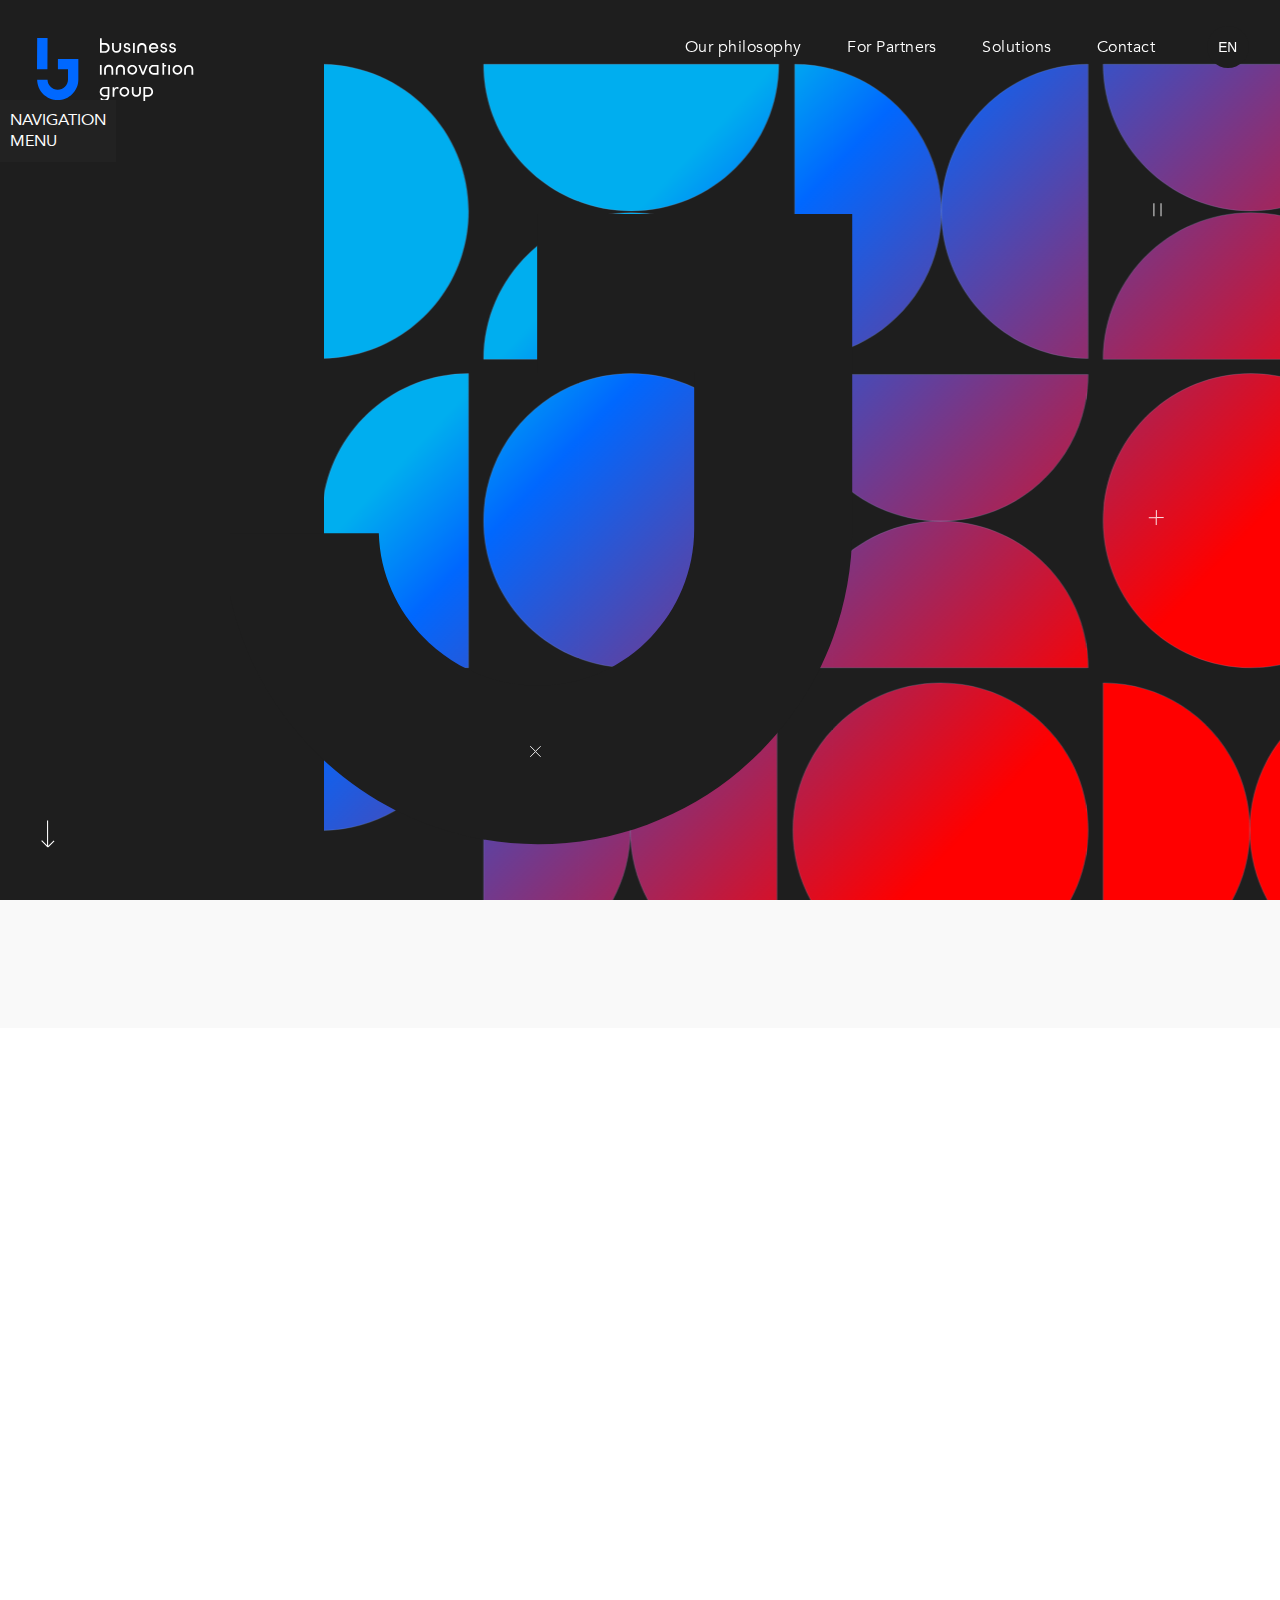
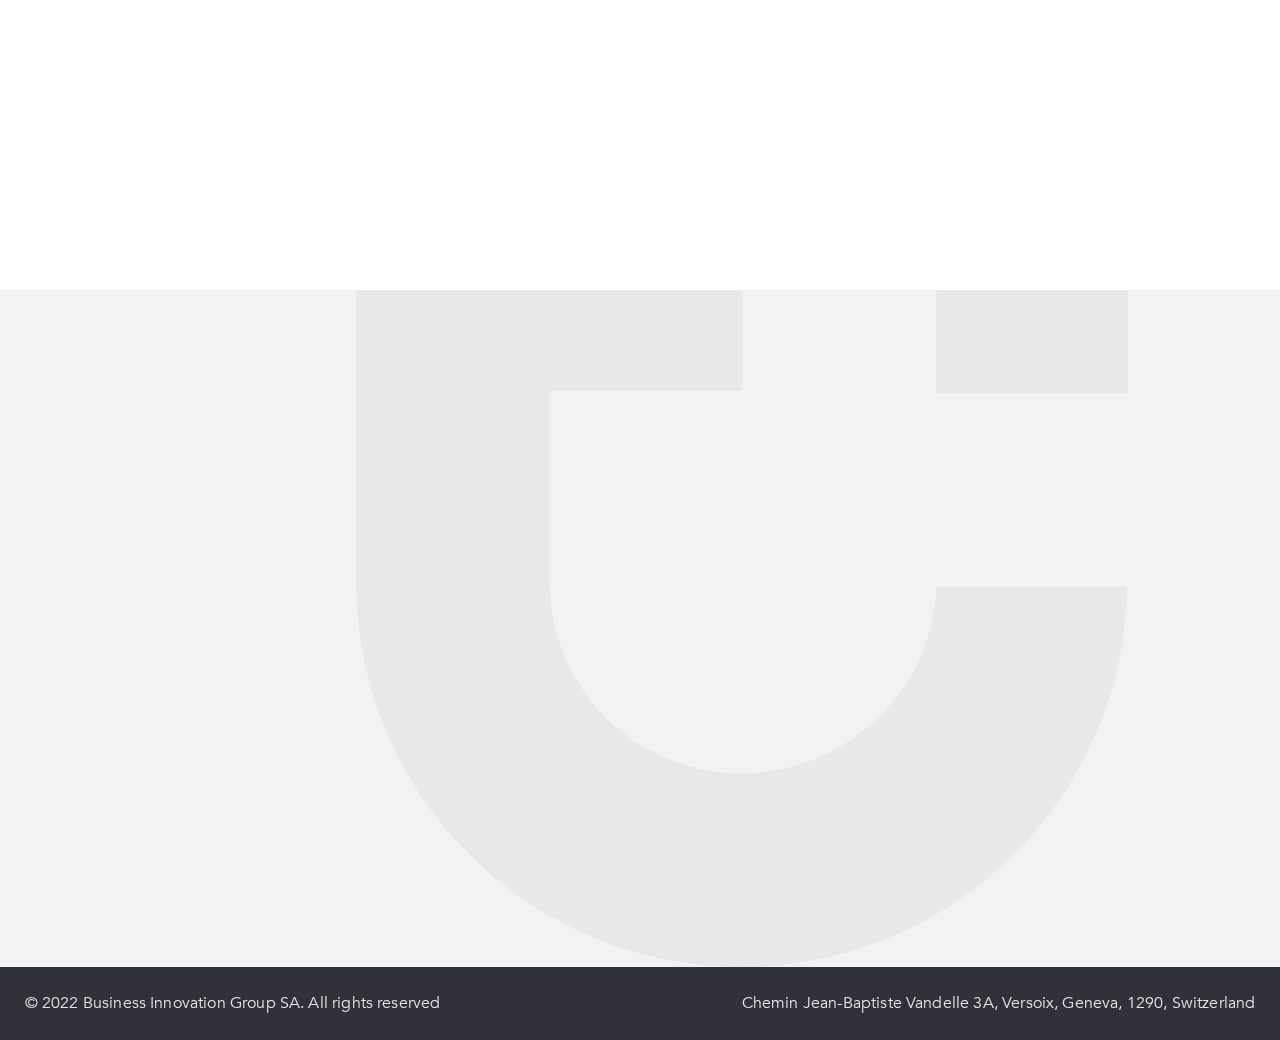
<file: index.html>
<!DOCTYPE html>
<html lang="en" data-template-name="IndexPage">
  <head>
    <meta charset="UTF-8">
    <title>development | Index</title>
    <meta name="viewport" content="width=device-width">
    <meta name="SKYPE_TOOLBAR" content="SKYPE_TOOLBAR_PARSER_COMPATIBLE">
    <meta name="apple-mobile-web-app-capable" content="yes">
    <meta name="format-detection" content="telephone=no">
    <link rel="shortcut icon" href="images/favicon.ico">
  <link href="css/app.css" rel="stylesheet"></head>
  <body class="body--home_mod">
    <div class="preloader"></div>
    <header class="header">
      <div class="header_in">
        <div class="header_logo"><a class="header_logo__link" href="./index.html" aria-label="Logo/Back to home">
            <svg xmlns="http://www.w3.org/2000/svg" viewBox="0 0 159 65">
              <g>
                <path fill="#0068ff" d="M42 21.253v20.94c0 11.565-9.351 20.94-20.916 20.94C9.614 63.133.303 53.91.15 42.476h10.53c.15 5.61 4.758 10.127 10.403 10.127 5.74 0 10.41-4.67 10.41-10.41v-10.41H21.247v-10.53zM10.707.058L10.58 31.81h-.051v.01L0 31.763.177 0z"></path>
              </g>
              <g>
                <path class="header_logo__text" d="M113.223 49.726c2.58 0 4.718 1.992 4.718 4.95 0 2.98-2.117 4.932-4.697 4.932h-3.367v4.327h-1.754v-14.21zm-.16 8.274c1.733 0 3.104-1.411 3.104-3.303 0-1.872-1.371-3.321-3.105-3.321h-3.185V58zm-24.314-8.274c2.681 0 4.939 1.952 4.939 4.93 0 2.98-2.258 4.952-4.94 4.952-2.68 0-4.918-1.973-4.918-4.951 0-2.979 2.238-4.931 4.919-4.931zm0 8.274c1.733 0 3.185-1.391 3.185-3.343 0-1.933-1.452-3.281-3.185-3.281-1.749 0-3.145 1.348-3.145 3.28C85.604 56.61 87 58 88.75 58zm-15.222-8.274v8.332c0 4.448-2.016 6.118-5.12 6.118-1.714 0-3.306-.865-4.233-2.515l1.491-.786a3.173 3.173 0 0 0 2.742 1.65c1.763 0 2.96-.84 3.28-3.04 0 0-1.91.123-3.26.123-2.58 0-4.717-1.993-4.717-4.951 0-2.979 2.117-4.931 4.697-4.931zm-1.754 1.65h-3.205c-1.713 0-3.084 1.369-3.084 3.26 0 1.872 1.37 3.364 3.084 3.364h3.205zM142.64 27.37c2.681 0 4.94 1.952 4.94 4.931s-2.259 4.951-4.94 4.951c-2.64 0-4.919-1.972-4.919-4.95 0-2.98 2.279-4.932 4.92-4.932zm0 8.232c1.734 0 3.185-1.349 3.185-3.3 0-1.933-1.451-3.303-3.185-3.303-1.713 0-3.144 1.37-3.144 3.302 0 1.952 1.43 3.3 3.144 3.3zm-19.214-8.232v9.882h-5.2c-2.46 0-4.617-2.073-4.617-4.95 0-2.778 2.036-4.932 4.697-4.932zM121.673 29h-3.206c-1.713 0-3.084 1.531-3.084 3.302 0 1.791 1.37 3.3 3.104 3.3h3.186zm-44.88 30.572V50h1.775v2.1c.483-1.65 1.432-2.374 2.64-2.374.666 0 1.351.18 1.633.362l-.282 1.65a3.263 3.263 0 0 0-1.37-.322c-1.875 0-2.621 2.033-2.621 4.508v3.648zm56.573-32.228h1.754v9.91h-1.754zm-5.948 9.91V25.347h1.754v1.996h2.036v1.509h-2.036v8.4zm-20.604 0l-3.91-9.91h1.875L107.68 35l2.883-7.656h1.895l-3.931 9.91zm-10.02-9.883c2.682 0 4.94 1.952 4.94 4.931s-2.258 4.951-4.94 4.951c-2.68 0-4.918-1.972-4.918-4.95 0-2.98 2.238-4.932 4.918-4.932zm0 8.232c1.734 0 3.206-1.349 3.206-3.3C100 30.37 98.528 29 96.794 29c-1.713 0-3.144 1.37-3.144 3.302 0 1.952 1.431 3.3 3.144 3.3zm-32.86-8.26h1.753v9.91h-1.754zM137.577 15c-1.693 0-3.427-1-3.508-3h1.633c.02.839.726 1.503 1.875 1.503 1.19 0 1.895-.583 1.895-1.348 0-.705-.544-1.067-1.29-1.228l-1.29-.302c-1.573-.423-2.48-1.187-2.48-2.697 0-1.55 1.33-2.777 3.225-2.777 1.593 0 3.246.849 3.246 2.737h-1.693c-.02-.725-.766-1.208-1.512-1.208-.908 0-1.512.584-1.512 1.32 0 .633.604 1 1.21 1.115l1.39.343c1.956.483 2.46 1.65 2.46 2.717 0 1.75-1.694 2.825-3.649 2.825zm-8.972 0c-1.693 0-3.427-1-3.507-3h1.633c.02.839.725 1.503 1.874 1.503 1.19 0 1.895-.583 1.895-1.348 0-.705-.501-1.067-1.29-1.228l-1.29-.302c-1.572-.423-2.48-1.187-2.48-2.697 0-1.55 1.33-2.777 3.226-2.777 1.592 0 3.245.849 3.245 2.737h-1.693c-.02-.725-.766-1.208-1.512-1.208-.907 0-1.512.584-1.512 1.32 0 .633.605 1 1.21 1.115l1.39.343c1.956.483 2.46 1.65 2.46 2.717 0 1.75-1.693 2.825-3.649 2.825zm-5.363-4.938c0 .261-.02.523-.04.784h-7.66c.262 1.671 1.457 2.536 3.084 2.536 1.149 0 2.197-.523 2.741-1.47l1.512.605c-.806 1.63-2.5 2.483-4.314 2.483-2.68 0-4.838-2-4.838-4.938 0-2.98 2.157-4.911 4.838-4.911s4.677 1.932 4.677 4.91zm-1.754-.725c-.221-1.61-1.37-2.536-2.923-2.536-1.566 0-2.721.845-3.003 2.536zM97.56 5.141h1.754v9.982H97.56zM91.35 15c-1.693 0-3.427-1-3.507-3h1.633c.02.839.725 1.503 1.874 1.503 1.19 0 1.895-.583 1.895-1.348 0-.705-.544-1.067-1.244-1.228l-1.336-.302c-1.572-.423-2.48-1.187-2.48-2.697 0-1.55 1.33-2.777 3.226-2.777 1.59 0 3.245.849 3.245 2.737H93c-.058-.725-.804-1.208-1.55-1.208-.907 0-1.512.584-1.512 1.32 0 .633.605 1 1.21 1.115l1.39.343C94.495 9.94 95 11.108 95 12.175 95 13.925 93.305 15 91.35 15zM69.111 5.15c2.58 0 4.697 1.953 4.697 4.931C73.808 13 71.67 15 69.09 15H64V.28h1.744v4.87zm-.182 8.232c1.734 0 3.071-1.449 3.071-3.32 0-1.892-1.337-3.26-3.07-3.26h-3.186v6.58zm11.582 1.676a4.263 4.263 0 0 1-4.259-4.259V5.141h1.81v5.658c0 1.351 1.098 2.45 2.449 2.45h.357a2.803 2.803 0 0 0 2.806-2.807V5.141h1.81v5.301a4.613 4.613 0 0 1-4.616 4.616zm20.08 44.585a4.263 4.263 0 0 1-4.258-4.258v-5.66h1.809v5.66c0 1.35 1.099 2.449 2.45 2.449h.356A2.816 2.816 0 0 0 103.755 55v-5.274h1.809V55c0 2.573-2.07 4.643-4.616 4.643zm10.584-44.518h-1.81V9.429c0-1.362-1.108-2.429-2.47-2.429h-.36c-1.535 0-2.83 1.228-2.83 2.789v5.336h-1.809V9.789c0-2.558 2.104-4.64 4.64-4.64h.36c2.359 0 4.279 1.92 4.279 4.28zM77.45 37.27h-1.81v-5.695a2.474 2.474 0 0 0-2.47-2.47h-.36c-1.56 0-2.81 1.27-2.81 2.83v5.335h-1.83v-5.335a4.645 4.645 0 0 1 4.64-4.64h.36c2.36 0 4.28 1.92 4.28 4.28zm11.885 0h-1.809v-5.695a2.474 2.474 0 0 0-2.47-2.47h-.36c-1.56 0-2.83 1.27-2.83 2.83v5.335h-1.81v-5.335a4.645 4.645 0 0 1 4.64-4.64h.36c2.36 0 4.28 1.92 4.28 4.28zm69.42.115h-1.808V31.69a2.474 2.474 0 0 0-2.471-2.47h-.36c-1.56 0-2.83 1.269-2.83 2.78v5.385h-1.81V32c0-2.509 2.082-4.59 4.64-4.59h.36c2.36 0 4.28 1.92 4.28 4.28z"></path>
              </g>
            </svg></a></div>
        <div class="header__body">
          <div class="header__content">
            <ul class="header_social">
              <li class="header_social__item"><a class="header_social__link" href="#">
                  <svg class="icon icon_linkedin icon--size_mod">
                    <use xlink:href="images/sprite/sprite.svg#linkedin"></use>
                  </svg></a></li>
              <li class="header_social__item"><a class="header_social__link" href="#">
                  <svg class="icon icon_facebook icon--size_mod">
                    <use xlink:href="images/sprite/sprite.svg#facebook"></use>
                  </svg></a></li>
            </ul>
            <nav class="header_menu">
              <ul class="header_menu__list ">
                <li class="header_menu__item  "><a class="header_menu__link " href="philosophy.html">Our philosophy</a></li>
                <li class="header_menu__item  "><a class="header_menu__link " href="partners.html">For Partners</a></li>
                <li class="header_menu__item  "><a class="header_menu__link " href="solutions.html">Solutions</a></li>
                <li class="header_menu__item  "><a class="header_menu__link " href="contact.html">Contact</a></li>
              </ul>
            </nav>
            <button class="header_button" type="button" aria-label="btn to top"><span class="header_button__icon">
                <svg class="icon icon_arrow_t icon--size_mod">
                  <use xlink:href="images/sprite/sprite.svg#arrow_t"></use>
                </svg></span></button>
            <div class="header_lang">
              <button class="header_lang__current" type="button">en</button>
              <ul class="header_lang__list">
                <li class="header_lang__item"><a class="header_lang__link--current_mod header_lang__link" href="#">EN</a></li>
                <li class="header_lang__item"><a class="header_lang__link" href="#">FR</a></li>
                <li class="header_lang__item"><a class="header_lang__link" href="#">IT</a></li>
                <li class="header_lang__item"><a class="header_lang__link" href="#">PL</a></li>
                <li class="header_lang__item"><a class="header_lang__link" href="#">DE</a></li>
              </ul>
            </div>
            <button class="header__menu_trigger header__menu_trigger--menu_mod" type="button" aria-label="menu-trigger"><span class="header__menu_icon"><span></span></span></button>
          </div>
        </div>
        <button class="header__menu_trigger" type="button" aria-label="menu-trigger">
          <div class="header__menu_icon"><span></span></div>
        </button>
      </div>
    </header>
    <div class="wrapper">
      <div class="base">
        <section class="section hero">
          <div class="hero__decor_w">
            <div class="hero__decor hero__decor--pos_3_mod">
              <svg class="icon icon_arrow icon--size_mod">
                <use xlink:href="images/sprite/sprite.svg#arrow"></use>
              </svg>
            </div>
          </div>
          <div class="hero__bg hero__bg--mobile"><svg preserveAspectRatio="xMinYMin slice" viewBox="0 0 414 701" version="1.1" xmlns="http://www.w3.org/2000/svg" xmlns:xlink="http://www.w3.org/1999/xlink">
    <title>Fill 1 Copy</title>
    <defs>
        <rect id="path-1" x="0" y="0" width="414" height="701"></rect>
        <linearGradient x1="33.0516829%" y1="22.1606935%" x2="83.7681951%" y2="57.1551269%" id="linearGradient-3">
            <stop stop-color="#00AEEF" offset="0%"></stop>
            <stop stop-color="#0068FF" offset="16.5519896%"></stop>
            <stop stop-color="#FF0000" offset="100%"></stop>
        </linearGradient>
        <filter x="-3.1%" y="-4.1%" width="106.1%" height="108.2%" filterUnits="objectBoundingBox" id="filter-4">
            <feGaussianBlur stdDeviation="11.3954503 0" in="SourceGraphic"></feGaussianBlur>
        </filter>
    </defs>
    <g id="Page-1" stroke="none" stroke-width="1" fill="none" fill-rule="evenodd">
        <g id="mob-Home" transform="translate(0.000000, -99.000000)">
            <g id="Fill-1-Copy" transform="translate(0.000000, 99.000000)">
                <mask id="mask-2" fill="white">
                    <use xlink:href="#path-1"></use>
                </mask>
                <use id="Mask-Copy-2" fill="#1E1E1E" xlink:href="#path-1"></use>
                <path d="M845.371553,566.558909 L845.371553,836 C771.17361,836 711.024673,775.683768 711.024673,701.279455 C711.024673,626.875141 771.17361,566.558909 845.371553,566.558909 Z M576.677794,566.558909 C650.875737,566.558909 711.024673,626.875141 711.024673,701.279455 C711.024673,775.683768 650.875737,836 576.677794,836 L576.677794,566.558909 Z M277.857765,566.558909 L277.857765,836 C203.659822,836 143.510885,775.683768 143.510885,701.279455 C143.510885,626.875141 203.659822,566.558909 277.857765,566.558909 Z M9.16400581,566.558909 C83.3619489,566.558909 143.510885,626.875141 143.510885,701.279455 C143.510885,775.683768 83.3619489,836 9.16400581,836 L9.16400581,566.558909 Z M427.674891,566.558909 C502.322519,566.558909 562.835994,626.875141 562.835994,701.279455 C562.835994,775.683768 502.322519,836 427.674891,836 C353.027264,836 292.513788,775.683768 292.513788,701.279455 C292.513788,626.875141 353.027264,566.558909 427.674891,566.558909 Z M-4.6777939,567.372931 C-4.6777939,641.552458 -65.1918384,701.686465 -139.838897,701.686465 C-214.485955,701.686465 -275,641.552458 -275,567.372931 L-4.6777939,567.372931 Z M427.674891,418.407011 C502.322519,418.407011 562.835994,478.541018 562.835994,552.720545 L292.513788,552.720545 C292.513788,478.541018 353.027264,418.407011 427.674891,418.407011 Z M144.325109,283.279455 C218.972736,283.279455 279.486212,343.595686 279.486212,418 C279.486212,492.404314 218.972736,552.720545 144.325109,552.720545 C69.6774812,552.720545 9.16400581,492.404314 9.16400581,418 C9.16400581,343.595686 69.6774812,283.279455 144.325109,283.279455 Z M144.325109,135.941577 C218.972736,135.941577 279.486212,196.075585 279.486212,270.255112 L9.16400581,270.255112 C9.16400581,196.075585 69.6774812,135.941577 144.325109,135.941577 Z M562.835994,0 L562.835994,269.441091 C488.638051,269.441091 428.489115,209.124859 428.489115,134.720545 C428.489115,60.3162317 488.638051,0 562.835994,0 Z M294.142235,0 C368.340178,0 428.489115,60.3162317 428.489115,134.720545 C428.489115,209.124859 368.340178,269.441091 294.142235,269.441091 L294.142235,0 Z M279.486212,0 C279.486212,74.1795272 218.972736,134.313535 144.325109,134.313535 C69.6774812,134.313535 9.16400581,74.1795272 9.16400581,0 L279.486212,0 Z" id="Mask-Copy" stroke-opacity="0.523265065" stroke="#92ADD5" stroke-width="0.529745042" fill="url(#linearGradient-3)" filter="url(#filter-4)" mask="url(#mask-2)"></path>
                <path d="M427,135 L427,418 C427,574.297506 300.657637,701 144.810865,701 C-9.75882043,701 -135.950353,576.347811 -138,421.821262 L1.98722861,421.821262 C4.0211094,497.635092 68.7374162,558.690947 144.810865,558.690947 C222.166656,558.690947 285.10134,495.579517 285.10134,418 L285.10134,277.309053 L144.139208,277.309053 L144.139208,135 L427,135 Z" id="Fill-1" fill="#1E1E1E" mask="url(#mask-2)"></path>
            </g>
        </g>
    </g>
</svg>

          </div>
          <div class="hero__bg hero__bg--desktop">
            <div class="hero__bg_in heroBgDesktop">
              <svg class="hero__bg_in_svg" xmlns="http://www.w3.org/2000/svg" xmlns:xlink="http://www.w3.org/1999/xlink" viewBox="0 0 1440 812">
  <g>
    <path class="hero__bg_svg_letter" d="M700,140.49V495c0,195.79-158.32,354.5-353.61,354.5C152.7,849.49-5.43,693.35-8,499.78H167.42c2.55,95,83.64,171.45,179,171.45,96.93,0,175.8-79.06,175.8-176.24V318.76H345.55V140.49Z" fill="#1e1e1e"/>
  </g>
  <g>
    <path d="M349.48,739.24l-5.82,5.83-5.92-5.93" fill="none" stroke="#fff"/>
    <path d="M349.48,751.15l-5.82-5.83-5.92,5.93" fill="none" stroke="#fff"/>
  </g>
  <g>
    <path d="M1050.4,482h-8.24v-8.37" fill="none" stroke="#fff"/>
    <path d="M1042,490.42v-8.23h-8.37" fill="none" stroke="#fff"/>
  </g>
  <g>
    <path d="M1047.4,129v13.5" fill="none" stroke="#fff" stroke-linecap="square"/>
    <path d="M1039.4,129v13.5" fill="none" stroke="#fff" stroke-linecap="square"/>
  </g>
</svg>
              <svg class="hero__bg_in_svg_bg hero__bg_in_svg_bg--v2_mod heroBg2" xmlns="http://www.w3.org/2000/svg" xmlns:xlink="http://www.w3.org/1999/xlink" viewBox="0 0 1440 812">
	<defs>
    <linearGradient id="hero_bg_gradient2"  x1="-713.18" y1="0.53" x2="-712.68" y2="0.88" gradientTransform="translate(983009 -294) scale(1378 1027)" gradientUnits="userSpaceOnUse">
      <stop offset="0" stop-color="#00aeef"/>
      <stop offset="0.17" stop-color="#0068ff"/>
      <stop offset="1" stop-color="red"/>
    </linearGradient>
		<filter x="-3.1%" y="-4.1%" width="106.1%" height="108.2%" filterUnits="objectBoundingBox" id="hero_filter">
			<feGaussianBlur stdDeviation="0 10" in="SourceGraphic"></feGaussianBlur>
		</filter>
  </defs>
  <path class="heroBgCover" d="M1207,668V999c-91.13,0-165-74.1-165-165.5S1115.87,668,1207,668Zm-330,0c91.13,0,165,74.1,165,165.5S968.13,999,877,999Zm-367,0V999c-91.13,0-165-74.1-165-165.5S418.87,668,510,668Zm-330,0c91.13,0,165,74.1,165,165.5S271.13,999,180,999Zm514,0c91.68,0,166,74.1,166,165.5S785.68,999,694,999,528,924.9,528,833.5,602.32,668,694,668Zm-531,1c0,91.13-74.32,165-166,165s-166-73.87-166-165Zm0-349V651C71.87,651-2,576.9-2,485.5S71.87,320,163,320ZM694,486c91.68,0,166,73.87,166,165H528C528,559.87,602.32,486,694,486ZM346,320c91.68,0,166,74.1,166,165.5S437.68,651,346,651,180,576.9,180,485.5,254.32,320,346,320Zm697,0c91.68,0,166,74.1,166,165.5S1134.68,651,1043,651,877,576.9,877,485.5,951.32,320,1043,320Zm-183,1c0,91.13-74.32,165-166,165S528,412.13,528,321ZM346,139c91.68,0,166,73.87,166,165H180C180,212.87,254.32,139,346,139Zm697,0c91.68,0,166,73.87,166,165H877C877,212.87,951.32,139,1043,139ZM860-28V303c-91.13,0-165-74.1-165-165.5S768.87-28,860-28ZM530-28c91.13,0,165,74.1,165,165.5S621.13,303,530,303ZM-3-28c91.68,0,166,74.1,166,165.5S88.68,303-3,303s-166-74.1-166-165.5S-94.68-28-3-28Zm515,0c0,91.13-74.32,165-166,165S180,63.13,180-28Zm697,0c0,91.13-74.32,165-166,165S877,63.13,877-28Z" stroke="#92add5" stroke-opacity="0.52" stroke-width="0.5" fill-rule="evenodd" fill="url(#hero_bg_gradient2)" filter="url(#hero_filter)"/>
</svg>
              <svg class="hero__bg_in_svg_bg heroBg1" xmlns="http://www.w3.org/2000/svg" xmlns:xlink="http://www.w3.org/1999/xlink" viewBox="0 0 1440 812">
  <defs>
    <linearGradient id="hero_bg_gradient"  x1="-713.18" y1="0.53" x2="-712.68" y2="0.88" gradientTransform="translate(983009 -294) scale(1378 1027)" gradientUnits="userSpaceOnUse">
      <stop offset="0" stop-color="#00aeef"/>
      <stop offset="0.17" stop-color="#0068ff"/>
      <stop offset="1" stop-color="red"/>
    </linearGradient>
    <filter x="-3.1%" y="-4.1%" width="106.1%" height="108.2%" filterUnits="objectBoundingBox" id="hero_filter1">
			<feGaussianBlur stdDeviation="0 0" in="SourceGraphic"></feGaussianBlur>
		</filter>
  </defs>
  <path class="heroBgCover" d="M1207,668V999c-91.13,0-165-74.1-165-165.5S1115.87,668,1207,668Zm-330,0c91.13,0,165,74.1,165,165.5S968.13,999,877,999Zm-367,0V999c-91.13,0-165-74.1-165-165.5S418.87,668,510,668Zm-330,0c91.13,0,165,74.1,165,165.5S271.13,999,180,999Zm514,0c91.68,0,166,74.1,166,165.5S785.68,999,694,999,528,924.9,528,833.5,602.32,668,694,668Zm-531,1c0,91.13-74.32,165-166,165s-166-73.87-166-165Zm0-349V651C71.87,651-2,576.9-2,485.5S71.87,320,163,320ZM694,486c91.68,0,166,73.87,166,165H528C528,559.87,602.32,486,694,486ZM346,320c91.68,0,166,74.1,166,165.5S437.68,651,346,651,180,576.9,180,485.5,254.32,320,346,320Zm697,0c91.68,0,166,74.1,166,165.5S1134.68,651,1043,651,877,576.9,877,485.5,951.32,320,1043,320Zm-183,1c0,91.13-74.32,165-166,165S528,412.13,528,321ZM346,139c91.68,0,166,73.87,166,165H180C180,212.87,254.32,139,346,139Zm697,0c91.68,0,166,73.87,166,165H877C877,212.87,951.32,139,1043,139ZM860-28V303c-91.13,0-165-74.1-165-165.5S768.87-28,860-28ZM530-28c91.13,0,165,74.1,165,165.5S621.13,303,530,303ZM-3-28c91.68,0,166,74.1,166,165.5S88.68,303-3,303s-166-74.1-166-165.5S-94.68-28-3-28Zm515,0c0,91.13-74.32,165-166,165S180,63.13,180-28Zm697,0c0,91.13-74.32,165-166,165S877,63.13,877-28Z" stroke="#92add5" stroke-opacity="0.52" stroke-width="0.5" fill-rule="evenodd" fill="url(#hero_bg_gradient)" filter="url(#hero_filter1)"/>
</svg>

            </div>
            <div class="hero__bg_cover heroBgCover"></div>
          </div>
          <div class="section_in hero__in">
            <div class="hero__content">
              <h1 class="hero__title heroTitle">Universe for SMB in Europe</h1>
              <div class="hero__subtitle heroSubtitle">
                <p>Business for SMB</p>
                <p>Innovation technologies</p>
                <p>Generating added-value</p>
              </div>
            </div>
          </div>
        </section>
        <section class="section quote">
          <div class="section_in quote_in">
            <div class="quote__block">
              <picture class="quote__block_img_w quotePicture">
                <source srcset="images/quote_photo.jpg" type="image/jpeg"><img class="quote__block_img" src="images/quote_photo.jpg" alt=" " loading="eager">
              </picture>
              <div class="quote__block_info">
                <div class="quote__block_info_head quoteHead">
                  <div class="quote__block_info_head_in">
                    <h3 class="quote__block_info_title">Alexey Chubatyuk</h3>
                    <div class="quote__block_info_label">CEO</div><a class="quote__block_info_social" href="#">
                      <svg class="icon icon_linkedin icon--size_mod">
                        <use xlink:href="images/sprite/sprite.svg#linkedin"></use>
                      </svg></a>
                  </div>
                </div>
                <div class="quote__block_info_text">
                  <div class="quote__block_info_text_in quoteContent">
                    <div class="quote__block_info_icon quoteIcon">
                      <svg class="icon icon_quote_icon icon--size_mod">
                        <use xlink:href="images/sprite/sprite.svg#quote_icon"></use>
                      </svg>
                    </div>
                    <p>We believe in focused professionalism. We believe that everyone should have equal gaming ground when it comes to competition.</p>
                  </div>
                </div>
                <div class="quote__block_info_signature quoteSign"><img class="quote__block_info_signature_img" src="images/signature.svg" alt="signature"></div>
              </div>
            </div>
          </div>
        </section>
<section class="section innovation_section innovation">
  <div class="innovation_section__bg"><img class="innovation_section__bg_1_decor" src="images/innovation_bg.svg" alt="innovation 1"><img class="innovation_section__bg_2_decor" src="images/innovation_bg_mob.svg" alt="innovation 2"></div>
  <div class="section_in">
    <div class="innovation_section__wrap">
      <div class="innovation_section__title">
        <p class="innovationTitle">The Business Innovation Group unites companies into an ecosystem with a single SMB-centric value proposition that covers almost all business needs</p><span class="innovation_section__title_decor innovationIcon"></span>
      </div>
      <p class="innovation_section_text innovationSubtitle">The strength of our ecosystem lies in the continuous expansion of our portfolio of solutions, integrating and adapting the best technologies to meet business needs regardless of size or market</p>
    </div>
  </div>
</section>
      </div>
      <footer class="footer">
        <div class="footer_in">
          <div class="footer__item"><span>© 2022</span> Business Innovation Group SA. All rights reserved</div>
          <div class="footer__item">Chemin Jean-Baptiste Vandelle 3A, Versoix, Geneva, 1290, Switzerland</div>
        </div>
      </footer>
    </div>
  <script defer src="js/runtime.js"></script><script defer src="js/app.js"></script></body>
</html>
</file>
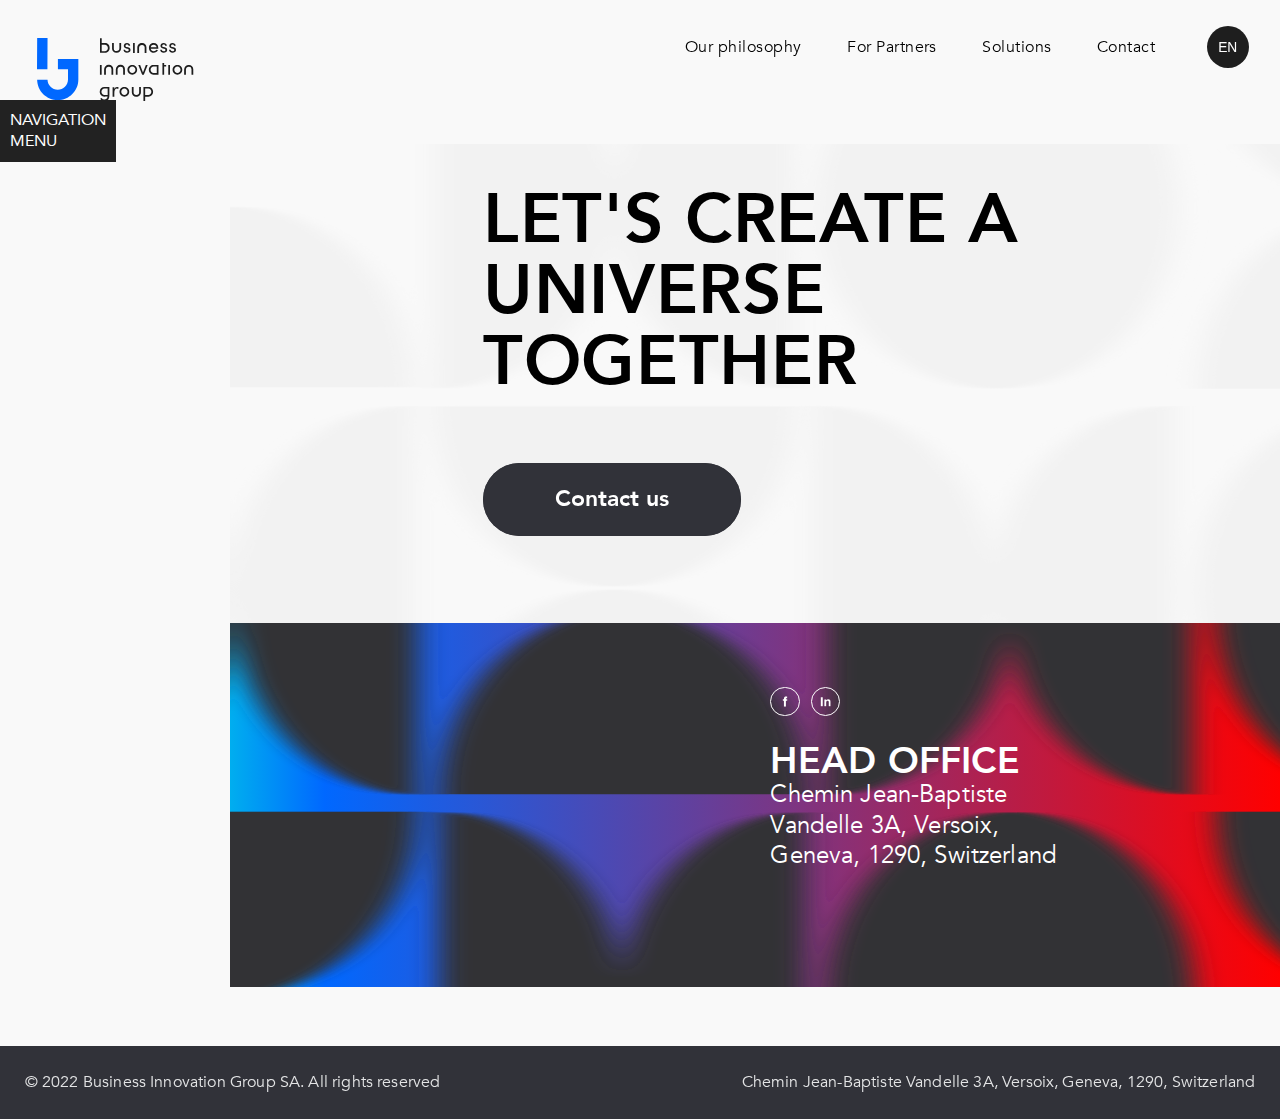
<file: contact.html>
<!DOCTYPE html>
<html lang="en" data-template-name="ContactPage">
  <head>
    <meta charset="UTF-8">
    <title>development | Contact</title>
    <meta name="viewport" content="width=device-width">
    <meta name="SKYPE_TOOLBAR" content="SKYPE_TOOLBAR_PARSER_COMPATIBLE">
    <meta name="apple-mobile-web-app-capable" content="yes">
    <meta name="format-detection" content="telephone=no">
    <link rel="shortcut icon" href="images/favicon.ico">
  <link href="css/app.css" rel="stylesheet"></head>
  <body>
    <div class="preloader"></div>
    <header class="header">
      <div class="header_in">
        <div class="header_logo"><a class="header_logo__link" href="./index.html" aria-label="Logo/Back to home">
            <svg xmlns="http://www.w3.org/2000/svg" viewBox="0 0 159 65">
              <g>
                <path fill="#0068ff" d="M42 21.253v20.94c0 11.565-9.351 20.94-20.916 20.94C9.614 63.133.303 53.91.15 42.476h10.53c.15 5.61 4.758 10.127 10.403 10.127 5.74 0 10.41-4.67 10.41-10.41v-10.41H21.247v-10.53zM10.707.058L10.58 31.81h-.051v.01L0 31.763.177 0z"></path>
              </g>
              <g>
                <path class="header_logo__text" d="M113.223 49.726c2.58 0 4.718 1.992 4.718 4.95 0 2.98-2.117 4.932-4.697 4.932h-3.367v4.327h-1.754v-14.21zm-.16 8.274c1.733 0 3.104-1.411 3.104-3.303 0-1.872-1.371-3.321-3.105-3.321h-3.185V58zm-24.314-8.274c2.681 0 4.939 1.952 4.939 4.93 0 2.98-2.258 4.952-4.94 4.952-2.68 0-4.918-1.973-4.918-4.951 0-2.979 2.238-4.931 4.919-4.931zm0 8.274c1.733 0 3.185-1.391 3.185-3.343 0-1.933-1.452-3.281-3.185-3.281-1.749 0-3.145 1.348-3.145 3.28C85.604 56.61 87 58 88.75 58zm-15.222-8.274v8.332c0 4.448-2.016 6.118-5.12 6.118-1.714 0-3.306-.865-4.233-2.515l1.491-.786a3.173 3.173 0 0 0 2.742 1.65c1.763 0 2.96-.84 3.28-3.04 0 0-1.91.123-3.26.123-2.58 0-4.717-1.993-4.717-4.951 0-2.979 2.117-4.931 4.697-4.931zm-1.754 1.65h-3.205c-1.713 0-3.084 1.369-3.084 3.26 0 1.872 1.37 3.364 3.084 3.364h3.205zM142.64 27.37c2.681 0 4.94 1.952 4.94 4.931s-2.259 4.951-4.94 4.951c-2.64 0-4.919-1.972-4.919-4.95 0-2.98 2.279-4.932 4.92-4.932zm0 8.232c1.734 0 3.185-1.349 3.185-3.3 0-1.933-1.451-3.303-3.185-3.303-1.713 0-3.144 1.37-3.144 3.302 0 1.952 1.43 3.3 3.144 3.3zm-19.214-8.232v9.882h-5.2c-2.46 0-4.617-2.073-4.617-4.95 0-2.778 2.036-4.932 4.697-4.932zM121.673 29h-3.206c-1.713 0-3.084 1.531-3.084 3.302 0 1.791 1.37 3.3 3.104 3.3h3.186zm-44.88 30.572V50h1.775v2.1c.483-1.65 1.432-2.374 2.64-2.374.666 0 1.351.18 1.633.362l-.282 1.65a3.263 3.263 0 0 0-1.37-.322c-1.875 0-2.621 2.033-2.621 4.508v3.648zm56.573-32.228h1.754v9.91h-1.754zm-5.948 9.91V25.347h1.754v1.996h2.036v1.509h-2.036v8.4zm-20.604 0l-3.91-9.91h1.875L107.68 35l2.883-7.656h1.895l-3.931 9.91zm-10.02-9.883c2.682 0 4.94 1.952 4.94 4.931s-2.258 4.951-4.94 4.951c-2.68 0-4.918-1.972-4.918-4.95 0-2.98 2.238-4.932 4.918-4.932zm0 8.232c1.734 0 3.206-1.349 3.206-3.3C100 30.37 98.528 29 96.794 29c-1.713 0-3.144 1.37-3.144 3.302 0 1.952 1.431 3.3 3.144 3.3zm-32.86-8.26h1.753v9.91h-1.754zM137.577 15c-1.693 0-3.427-1-3.508-3h1.633c.02.839.726 1.503 1.875 1.503 1.19 0 1.895-.583 1.895-1.348 0-.705-.544-1.067-1.29-1.228l-1.29-.302c-1.573-.423-2.48-1.187-2.48-2.697 0-1.55 1.33-2.777 3.225-2.777 1.593 0 3.246.849 3.246 2.737h-1.693c-.02-.725-.766-1.208-1.512-1.208-.908 0-1.512.584-1.512 1.32 0 .633.604 1 1.21 1.115l1.39.343c1.956.483 2.46 1.65 2.46 2.717 0 1.75-1.694 2.825-3.649 2.825zm-8.972 0c-1.693 0-3.427-1-3.507-3h1.633c.02.839.725 1.503 1.874 1.503 1.19 0 1.895-.583 1.895-1.348 0-.705-.501-1.067-1.29-1.228l-1.29-.302c-1.572-.423-2.48-1.187-2.48-2.697 0-1.55 1.33-2.777 3.226-2.777 1.592 0 3.245.849 3.245 2.737h-1.693c-.02-.725-.766-1.208-1.512-1.208-.907 0-1.512.584-1.512 1.32 0 .633.605 1 1.21 1.115l1.39.343c1.956.483 2.46 1.65 2.46 2.717 0 1.75-1.693 2.825-3.649 2.825zm-5.363-4.938c0 .261-.02.523-.04.784h-7.66c.262 1.671 1.457 2.536 3.084 2.536 1.149 0 2.197-.523 2.741-1.47l1.512.605c-.806 1.63-2.5 2.483-4.314 2.483-2.68 0-4.838-2-4.838-4.938 0-2.98 2.157-4.911 4.838-4.911s4.677 1.932 4.677 4.91zm-1.754-.725c-.221-1.61-1.37-2.536-2.923-2.536-1.566 0-2.721.845-3.003 2.536zM97.56 5.141h1.754v9.982H97.56zM91.35 15c-1.693 0-3.427-1-3.507-3h1.633c.02.839.725 1.503 1.874 1.503 1.19 0 1.895-.583 1.895-1.348 0-.705-.544-1.067-1.244-1.228l-1.336-.302c-1.572-.423-2.48-1.187-2.48-2.697 0-1.55 1.33-2.777 3.226-2.777 1.59 0 3.245.849 3.245 2.737H93c-.058-.725-.804-1.208-1.55-1.208-.907 0-1.512.584-1.512 1.32 0 .633.605 1 1.21 1.115l1.39.343C94.495 9.94 95 11.108 95 12.175 95 13.925 93.305 15 91.35 15zM69.111 5.15c2.58 0 4.697 1.953 4.697 4.931C73.808 13 71.67 15 69.09 15H64V.28h1.744v4.87zm-.182 8.232c1.734 0 3.071-1.449 3.071-3.32 0-1.892-1.337-3.26-3.07-3.26h-3.186v6.58zm11.582 1.676a4.263 4.263 0 0 1-4.259-4.259V5.141h1.81v5.658c0 1.351 1.098 2.45 2.449 2.45h.357a2.803 2.803 0 0 0 2.806-2.807V5.141h1.81v5.301a4.613 4.613 0 0 1-4.616 4.616zm20.08 44.585a4.263 4.263 0 0 1-4.258-4.258v-5.66h1.809v5.66c0 1.35 1.099 2.449 2.45 2.449h.356A2.816 2.816 0 0 0 103.755 55v-5.274h1.809V55c0 2.573-2.07 4.643-4.616 4.643zm10.584-44.518h-1.81V9.429c0-1.362-1.108-2.429-2.47-2.429h-.36c-1.535 0-2.83 1.228-2.83 2.789v5.336h-1.809V9.789c0-2.558 2.104-4.64 4.64-4.64h.36c2.359 0 4.279 1.92 4.279 4.28zM77.45 37.27h-1.81v-5.695a2.474 2.474 0 0 0-2.47-2.47h-.36c-1.56 0-2.81 1.27-2.81 2.83v5.335h-1.83v-5.335a4.645 4.645 0 0 1 4.64-4.64h.36c2.36 0 4.28 1.92 4.28 4.28zm11.885 0h-1.809v-5.695a2.474 2.474 0 0 0-2.47-2.47h-.36c-1.56 0-2.83 1.27-2.83 2.83v5.335h-1.81v-5.335a4.645 4.645 0 0 1 4.64-4.64h.36c2.36 0 4.28 1.92 4.28 4.28zm69.42.115h-1.808V31.69a2.474 2.474 0 0 0-2.471-2.47h-.36c-1.56 0-2.83 1.269-2.83 2.78v5.385h-1.81V32c0-2.509 2.082-4.59 4.64-4.59h.36c2.36 0 4.28 1.92 4.28 4.28z"></path>
              </g>
            </svg></a></div>
        <div class="header__body">
          <div class="header__content">
            <ul class="header_social">
              <li class="header_social__item"><a class="header_social__link" href="#">
                  <svg class="icon icon_linkedin icon--size_mod">
                    <use xlink:href="images/sprite/sprite.svg#linkedin"></use>
                  </svg></a></li>
              <li class="header_social__item"><a class="header_social__link" href="#">
                  <svg class="icon icon_facebook icon--size_mod">
                    <use xlink:href="images/sprite/sprite.svg#facebook"></use>
                  </svg></a></li>
            </ul>
            <nav class="header_menu">
              <ul class="header_menu__list ">
                <li class="header_menu__item  "><a class="header_menu__link " href="philosophy.html">Our philosophy</a></li>
                <li class="header_menu__item  "><a class="header_menu__link " href="partners.html">For Partners</a></li>
                <li class="header_menu__item  "><a class="header_menu__link " href="solutions.html">Solutions</a></li>
                <li class="header_menu__item  "><a class="header_menu__link " href="contact.html">Contact</a></li>
              </ul>
            </nav>
            <button class="header_button" type="button" aria-label="btn to top"><span class="header_button__icon">
                <svg class="icon icon_arrow_t icon--size_mod">
                  <use xlink:href="images/sprite/sprite.svg#arrow_t"></use>
                </svg></span></button>
            <div class="header_lang">
              <button class="header_lang__current" type="button">en</button>
              <ul class="header_lang__list">
                <li class="header_lang__item"><a class="header_lang__link--current_mod header_lang__link" href="#">EN</a></li>
                <li class="header_lang__item"><a class="header_lang__link" href="#">FR</a></li>
                <li class="header_lang__item"><a class="header_lang__link" href="#">IT</a></li>
                <li class="header_lang__item"><a class="header_lang__link" href="#">PL</a></li>
                <li class="header_lang__item"><a class="header_lang__link" href="#">DE</a></li>
              </ul>
            </div>
            <button class="header__menu_trigger header__menu_trigger--menu_mod" type="button" aria-label="menu-trigger"><span class="header__menu_icon"><span></span></span></button>
          </div>
        </div>
        <button class="header__menu_trigger" type="button" aria-label="menu-trigger">
          <div class="header__menu_icon"><span></span></div>
        </button>
      </div>
    </header>
    <div class="wrapper">
      <div class="base">
        <div class="section contact_section">
          <div class="contact_section__row contact_section__row--top_mod">
            <div class="contact_section__bg_w">
              <div class="contact_section__bg"><svg class="contact_section__bg_desk" viewBox="0 0 1100 379" version="1.1" xmlns="http://www.w3.org/2000/svg" xmlns:xlink="http://www.w3.org/1999/xlink">
<title>cont-1</title>
<defs>
	<filter x="-5.4%" y="-2.7%" width="110.7%" height="105.3%" filterUnits="objectBoundingBox" id="filter-contact">
		<feGaussianBlur stdDeviation="0 14" in="SourceGraphic"></feGaussianBlur>
	</filter>
</defs>
<g id="Page-1" stroke="none" stroke-width="1" fill="none" fill-rule="evenodd">
	<g id="Contact-" transform="translate(-235.000000, -157.000000)" fill="#F2F2F2">
		<g id="Combined-Shape" transform="translate(837.500000, 351.500000) scale(-1, 1) translate(-837.500000, -351.500000) translate(235.000000, 157.000000)">
			<path d="M803,807 C908.485882,807 994,891.617886 994,996 L612,996 C612,891.617886 697.514118,807 803,807 Z M592.5,614.5 L592.5,993.5 C488.118682,993.5 403.5,908.658257 403.5,804 C403.5,699.341743 488.118682,614.5 592.5,614.5 Z M994,615 C994,719.382114 908.485882,804 803,804 C697.514118,804 612,719.382114 612,615 L994,615 Z M993.5,213.5 L993.5,592.5 C889.118682,592.5 804.5,507.658257 804.5,403 C804.5,298.341743 889.118682,213.5 993.5,213.5 Z M612.5,213.5 C716.881318,213.5 801.5,298.341743 801.5,403 C801.5,507.658257 716.881318,592.5 612.5,592.5 L612.5,213.5 Z M594,215 C594,312.793289 518.94083,393.238724 422.720278,403.004855 C518.94083,412.761276 594,493.206711 594,591 L212,591 C212,493.206711 287.05917,412.761276 383.279722,402.995145 C287.05917,393.238724 212,312.793289 212,215 L594,215 Z M994,-183 C994,-83.2475322 915.903253,-1.54497117 816.912221,5.50628348 L816.912221,5.49371652 C915.903253,12.5449712 994,94.2475322 994,194 L612,194 C612,94.2475322 690.096747,12.5449712 789.087779,5.49371652 L789.087779,5.50628348 C690.096747,-1.54497117 612,-83.2475322 612,-183 L994,-183 Z M403,-187 C508.485882,-187 594,-102.158257 594,2.5 C594,107.158257 508.485882,192 403,192 C297.514118,192 212,107.158257 212,2.5 C212,-102.158257 297.514118,-187 403,-187 Z M804,-585 C909.485882,-585 995,-500.158257 995,-395.5 C995,-290.841743 909.485882,-206 804,-206 C698.514118,-206 613,-290.841743 613,-395.5 C613,-500.158257 698.514118,-585 804,-585 Z M594,-587 L594,-208 C489.618682,-208 405,-292.841743 405,-397.5 C405,-502.158257 489.618682,-587 594,-587 Z M211.5,-587.5 C315.881318,-587.5 400.5,-502.658257 400.5,-398 C400.5,-293.341743 315.881318,-208.5 211.5,-208.5 L211.5,-587.5 Z" id="cont-1" filter="url(#filter-contact)" transform="translate(603.250000, 204.250000) scale(-1, 1) rotate(90.000000) translate(-603.250000, -204.250000) "></path>
		</g>
	</g>
</g>
</svg>
<img class="contact_section__bg_mob" src="images/cont_light_mob.png" alt=""><img class="contact_section__bg_img" src="images/contact/cont-1.png" alt="">
              </div>
            </div>
            <div class="section_in contact_section__in">
              <div class="contact_section__header">
                <h2 class="contact_section__title">Let's create a universe together</h2>
                <button class="contact_section__btn btn_contact_dark contactOpenPopup" type="button">Contact us</button>
              </div>
            </div>
          </div>
          <div class="contact_section__row contact_section__row--bottom_mod">
            <div class="contact_section__bg_w">
              <div class="contact_section__bg"><svg class="contact_section__bg_desk" viewBox="0 0 1105 376" preserveAspectRatio="xMinYMin slice" version="1.1" xmlns="http://www.w3.org/2000/svg" xmlns:xlink="http://www.w3.org/1999/xlink">
<title>cont-2</title>
<defs>
	<filter x="-2.7%" y="-2.7%" width="105.3%" height="105.3%" filterUnits="objectBoundingBox" id="filter-1">
		<feGaussianBlur stdDeviation="0 14" in="SourceGraphic"></feGaussianBlur>
	</filter>
</defs>
<g id="Page-1" stroke="none" stroke-width="1" fill="none" fill-rule="evenodd">
	<g id="Contact-" transform="translate(-235.000000, -560.000000)" fill="#323235">
		<g id="Combined-Shape" transform="translate(235.000000, 560.000000)">
			<path d="M3.5,1188.5 C108.985882,1188.5 194.5,1273.11789 194.5,1377.5 L-187.5,1377.5 C-187.5,1273.11789 -101.985882,1188.5 3.5,1188.5 Z M1395,998 L1395,1377 C1290.61789,1377 1206,1292.15826 1206,1187.5 C1206,1082.84174 1290.61789,998 1395,998 Z M1017,998 C1121.38211,998 1206,1082.84174 1206,1187.5 C1206,1292.15826 1121.38211,1377 1017,1377 L1017,998 Z M593,998 L593,1377 C488.618682,1377 404,1292.15826 404,1187.5 C404,1082.84174 488.618682,998 593,998 Z M212,998 C316.381318,998 401,1082.84174 401,1187.5 C401,1292.15826 316.381318,1377 212,1377 L212,998 Z M804.5,997.5 C909.986686,997.5 995.5,1082.34174 995.5,1187 C995.5,1291.65826 909.986686,1376.5 804.5,1376.5 C699.013314,1376.5 613.5,1291.65826 613.5,1187 C613.5,1082.34174 699.013314,997.5 804.5,997.5 Z M194.5,996.5 C194.5,1100.88211 108.985882,1185.5 3.5,1185.5 C-101.985882,1185.5 -187.5,1100.88211 -187.5,996.5 L194.5,996.5 Z M1204.5,596.5 C1309.98669,596.5 1395.5,681.341743 1395.5,786 C1395.5,890.658257 1309.98669,975.5 1204.5,975.5 C1099.01331,975.5 1013.5,890.658257 1013.5,786 C1013.5,681.341743 1099.01331,596.5 1204.5,596.5 Z M614,596 C718.382114,596 803,680.841743 803,785.5 C803,890.158257 718.382114,975 614,975 L614,596 Z M992,596 L992,975 C887.617886,975 803,890.158257 803,785.5 C803,680.841743 887.617886,596 992,596 Z M594.5,598.5 C594.5,696.293289 519.44083,776.738724 423.220278,786.504855 C519.44083,796.261276 594.5,876.706711 594.5,974.5 L212.5,974.5 C212.5,876.706711 287.55917,796.261276 383.779722,786.495145 C287.55917,776.738724 212.5,696.293289 212.5,598.5 L594.5,598.5 Z M194,595 L194,974 C89.6186821,974 5,889.158257 5,784.5 C5,679.841743 89.6186821,595 194,595 Z M-187,595 C-82.6186821,595 2,679.841743 2,784.5 C2,889.158257 -82.6186821,974 -187,974 L-187,595 Z M804.5,197.5 C909.986686,197.5 995.5,282.341743 995.5,387 C995.5,491.658257 909.986686,576.5 804.5,576.5 C699.013314,576.5 613.5,491.658257 613.5,387 C613.5,282.341743 699.013314,197.5 804.5,197.5 Z M194.5,198.5 C194.5,298.252468 116.403253,379.955029 17.4122209,387.006283 L17.4122209,386.993717 C116.403253,394.044971 194.5,475.747532 194.5,575.5 L-187.5,575.5 C-187.5,475.747532 -109.403253,394.044971 -10.4122209,386.993717 L-10.4122209,387.006283 C-109.403253,379.955029 -187.5,298.252468 -187.5,198.5 L194.5,198.5 Z M1394.5,198.5 C1394.5,298.252614 1316.40376,379.955268 1217.41188,387.006314 L1217.41188,386.993686 C1316.40376,394.044732 1394.5,475.747386 1394.5,575.5 L1012.5,575.5 C1012.5,475.747386 1090.59624,394.044732 1189.58812,386.993686 L1189.58812,387.006314 C1090.59624,379.955268 1012.5,298.252614 1012.5,198.5 L1394.5,198.5 Z M403.5,196.5 C508.985882,196.5 594.5,281.341743 594.5,386 C594.5,490.658257 508.985882,575.5 403.5,575.5 C298.014118,575.5 212.5,490.658257 212.5,386 C212.5,281.341743 298.014118,196.5 403.5,196.5 Z M805.5,-12.5 C910.986686,-12.5 996.5,72.1178863 996.5,176.5 L614.5,176.5 C614.5,72.1178863 700.013314,-12.5 805.5,-12.5 Z M594.5,-203.5 L594.5,175.5 C490.118682,175.5 405.5,90.6582568 405.5,-14 C405.5,-118.658257 490.118682,-203.5 594.5,-203.5 Z M4.5,-203.5 C109.985882,-203.5 195.5,-118.658257 195.5,-14 C195.5,90.6582568 109.985882,175.5 4.5,175.5 C-100.985882,175.5 -186.5,90.6582568 -186.5,-14 C-186.5,-118.658257 -100.985882,-203.5 4.5,-203.5 Z M212,-204 C316.381318,-204 401,-119.158257 401,-14.5 C401,90.1582568 316.381318,175 212,175 L212,-204 Z M1395,-204 L1395,175 C1290.61789,175 1206,90.1582568 1206,-14.5 C1206,-119.158257 1290.61789,-204 1395,-204 Z M1017,-204 C1121.38211,-204 1206,-119.158257 1206,-14.5 C1206,90.1582568 1121.38211,175 1017,175 L1017,-204 Z M996.5,-204.5 C996.5,-100.117886 910.986686,-15.5 805.5,-15.5 C700.013314,-15.5 614.5,-100.117886 614.5,-204.5 L996.5,-204.5 Z" id="cont-2" filter="url(#filter-1)" transform="translate(604.000000, 586.500000) rotate(90.000000) translate(-604.000000, -586.500000) "></path>
		</g>
	</g>
</g>
</svg>
<img class="contact_section__bg_mob" src="images/cont_dark_mob.png" alt=""><img class="contact_section__bg_img" src="images/contact/cont-2.png" alt="">
              </div>
            </div>
            <div class="section_in contact_section__in">
              <div class="contact_section__contacts">
                <div class="contact_section__socials_block">
                  <ul class="contact_section__socials_list">
                    <li class="contact_section__socials_item"><a class="contact_section__socials_link" href="#">
                        <div class="contact_section__socials_icon">
                          <svg class="icon icon_facebook icon--size_mod">
                            <use xlink:href="images/sprite/sprite.svg#facebook"></use>
                          </svg>
                        </div></a></li>
                    <li class="contact_section__socials_item"><a class="contact_section__socials_link" href="#">
                        <div class="contact_section__socials_icon">
                          <svg class="icon icon_linkedin icon--size_mod">
                            <use xlink:href="images/sprite/sprite.svg#linkedin"></use>
                          </svg>
                        </div></a></li>
                  </ul>
                </div>
                <div class="contact_section__address_block">
                  <div class="contact_section__address_title">Head office</div>
                  <div class="contact_section__address">
                    <p>Chemin Jean-Baptiste</p>
                    <p>Vandelle 3A, Versoix,</p>
                    <p>Geneva, 1290, Switzerland</p>
                  </div>
                </div>
              </div>
            </div>
          </div>
        </div>
      </div>
      <footer class="footer">
        <div class="footer_in">
          <div class="footer__item"><span>© 2022</span> Business Innovation Group SA. All rights reserved</div>
          <div class="footer__item">Chemin Jean-Baptiste Vandelle 3A, Versoix, Geneva, 1290, Switzerland</div>
        </div>
      </footer>
    </div>
    <section class="contact_popup contactPopup" style="opacity: 0">
      <div class="contact_popup__bg"></div>
      <div class="contact_popup__in contactPopupContent">
        <button class="contact_popup__btn_close contactClosePopup" type="button" aria-label="button close popup"><span class="contact_popup__btn_close_icon">
            <svg class="icon icon_close_icon icon--size_mod">
              <use xlink:href="images/sprite/sprite.svg#close_icon"></use>
            </svg></span></button>
        <h4 class="contact_popup__title">Fill out the form to contact us</h4>
        <form class="form contact_form" action="#" method="post">
          <div class="form_row">
            <div class="form_input">
              <div class="form_input__field">
                <input class="form_input__element" type="text" id="contact_input_name" placeholder="Full name*">
              </div>
            </div>
          </div>
          <div class="form_row form_row--two_mod">
            <div class="form_input">
              <div class="form_input__field">
                <input class="form_input__element" type="email" id="contact_input_email" placeholder="Email*">
              </div>
            </div>
            <div class="form_input">
              <div class="form_input__field">
                <input class="form_input__element" type="text" id="contact_input_country" placeholder="Country*">
              </div>
            </div>
          </div>
          <div class="form_row form_row--last_mod">
            <div class="form_textarea">
              <div class="form_textarea__field">
                <textarea class="form_textarea__element" placeholder="Your message*"></textarea>
              </div>
            </div>
          </div>
          <div class="contact_form__btn_wrap">
            <button class="contact_form__btn" type="submit">Send</button>
          </div>
        </form>
      </div>
    </section>
  <script defer src="js/runtime.js"></script><script defer src="js/app.js"></script></body>
</html>
</file>
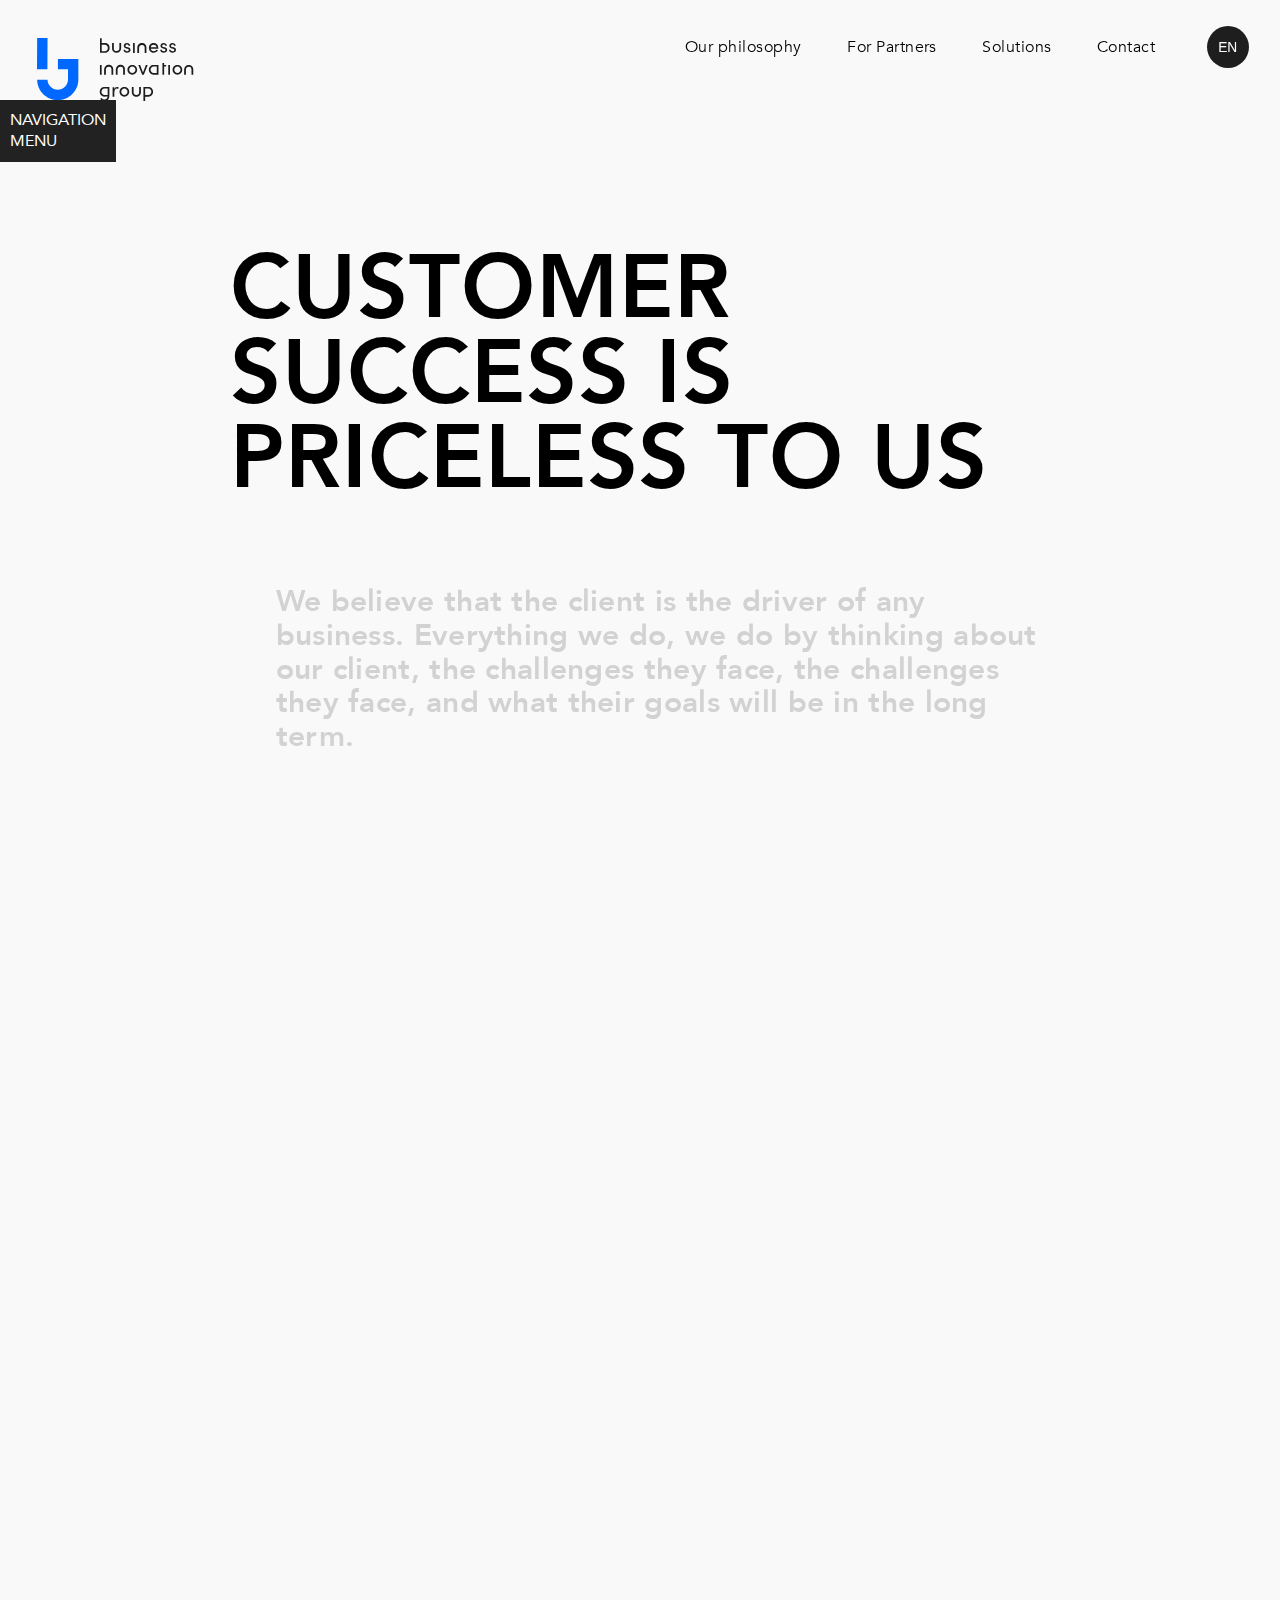
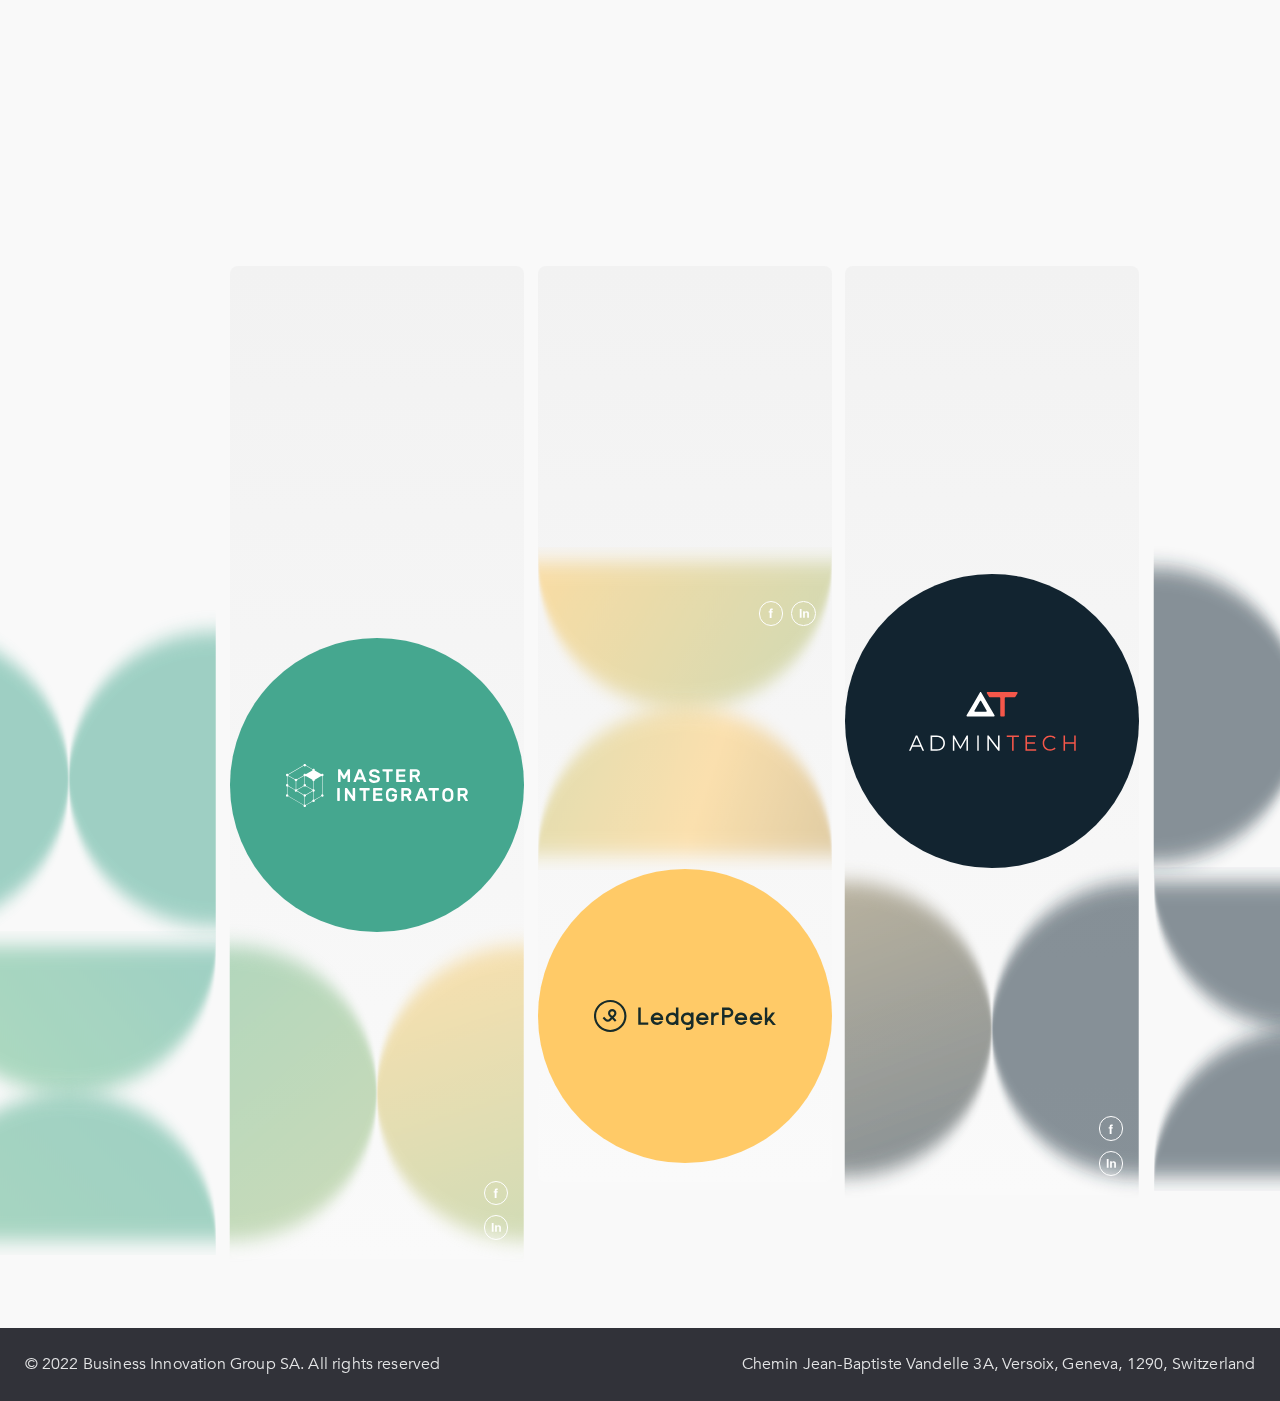
<file: ecosystem.html>
<!DOCTYPE html>
<html lang="en" data-template-name="EcosystemPage">
  <head>
    <meta charset="UTF-8">
    <title>development | Ecosystem</title>
    <meta name="viewport" content="width=device-width">
    <meta name="SKYPE_TOOLBAR" content="SKYPE_TOOLBAR_PARSER_COMPATIBLE">
    <meta name="apple-mobile-web-app-capable" content="yes">
    <meta name="format-detection" content="telephone=no">
    <link rel="shortcut icon" href="images/favicon.ico">
  <link href="css/app.css" rel="stylesheet"></head>
  <body>
    <div class="preloader"></div>
    <header class="header">
      <div class="header_in">
        <div class="header_logo"><a class="header_logo__link" href="./index.html" aria-label="Logo/Back to home">
            <svg xmlns="http://www.w3.org/2000/svg" viewBox="0 0 159 65">
              <g>
                <path fill="#0068ff" d="M42 21.253v20.94c0 11.565-9.351 20.94-20.916 20.94C9.614 63.133.303 53.91.15 42.476h10.53c.15 5.61 4.758 10.127 10.403 10.127 5.74 0 10.41-4.67 10.41-10.41v-10.41H21.247v-10.53zM10.707.058L10.58 31.81h-.051v.01L0 31.763.177 0z"></path>
              </g>
              <g>
                <path class="header_logo__text" d="M113.223 49.726c2.58 0 4.718 1.992 4.718 4.95 0 2.98-2.117 4.932-4.697 4.932h-3.367v4.327h-1.754v-14.21zm-.16 8.274c1.733 0 3.104-1.411 3.104-3.303 0-1.872-1.371-3.321-3.105-3.321h-3.185V58zm-24.314-8.274c2.681 0 4.939 1.952 4.939 4.93 0 2.98-2.258 4.952-4.94 4.952-2.68 0-4.918-1.973-4.918-4.951 0-2.979 2.238-4.931 4.919-4.931zm0 8.274c1.733 0 3.185-1.391 3.185-3.343 0-1.933-1.452-3.281-3.185-3.281-1.749 0-3.145 1.348-3.145 3.28C85.604 56.61 87 58 88.75 58zm-15.222-8.274v8.332c0 4.448-2.016 6.118-5.12 6.118-1.714 0-3.306-.865-4.233-2.515l1.491-.786a3.173 3.173 0 0 0 2.742 1.65c1.763 0 2.96-.84 3.28-3.04 0 0-1.91.123-3.26.123-2.58 0-4.717-1.993-4.717-4.951 0-2.979 2.117-4.931 4.697-4.931zm-1.754 1.65h-3.205c-1.713 0-3.084 1.369-3.084 3.26 0 1.872 1.37 3.364 3.084 3.364h3.205zM142.64 27.37c2.681 0 4.94 1.952 4.94 4.931s-2.259 4.951-4.94 4.951c-2.64 0-4.919-1.972-4.919-4.95 0-2.98 2.279-4.932 4.92-4.932zm0 8.232c1.734 0 3.185-1.349 3.185-3.3 0-1.933-1.451-3.303-3.185-3.303-1.713 0-3.144 1.37-3.144 3.302 0 1.952 1.43 3.3 3.144 3.3zm-19.214-8.232v9.882h-5.2c-2.46 0-4.617-2.073-4.617-4.95 0-2.778 2.036-4.932 4.697-4.932zM121.673 29h-3.206c-1.713 0-3.084 1.531-3.084 3.302 0 1.791 1.37 3.3 3.104 3.3h3.186zm-44.88 30.572V50h1.775v2.1c.483-1.65 1.432-2.374 2.64-2.374.666 0 1.351.18 1.633.362l-.282 1.65a3.263 3.263 0 0 0-1.37-.322c-1.875 0-2.621 2.033-2.621 4.508v3.648zm56.573-32.228h1.754v9.91h-1.754zm-5.948 9.91V25.347h1.754v1.996h2.036v1.509h-2.036v8.4zm-20.604 0l-3.91-9.91h1.875L107.68 35l2.883-7.656h1.895l-3.931 9.91zm-10.02-9.883c2.682 0 4.94 1.952 4.94 4.931s-2.258 4.951-4.94 4.951c-2.68 0-4.918-1.972-4.918-4.95 0-2.98 2.238-4.932 4.918-4.932zm0 8.232c1.734 0 3.206-1.349 3.206-3.3C100 30.37 98.528 29 96.794 29c-1.713 0-3.144 1.37-3.144 3.302 0 1.952 1.431 3.3 3.144 3.3zm-32.86-8.26h1.753v9.91h-1.754zM137.577 15c-1.693 0-3.427-1-3.508-3h1.633c.02.839.726 1.503 1.875 1.503 1.19 0 1.895-.583 1.895-1.348 0-.705-.544-1.067-1.29-1.228l-1.29-.302c-1.573-.423-2.48-1.187-2.48-2.697 0-1.55 1.33-2.777 3.225-2.777 1.593 0 3.246.849 3.246 2.737h-1.693c-.02-.725-.766-1.208-1.512-1.208-.908 0-1.512.584-1.512 1.32 0 .633.604 1 1.21 1.115l1.39.343c1.956.483 2.46 1.65 2.46 2.717 0 1.75-1.694 2.825-3.649 2.825zm-8.972 0c-1.693 0-3.427-1-3.507-3h1.633c.02.839.725 1.503 1.874 1.503 1.19 0 1.895-.583 1.895-1.348 0-.705-.501-1.067-1.29-1.228l-1.29-.302c-1.572-.423-2.48-1.187-2.48-2.697 0-1.55 1.33-2.777 3.226-2.777 1.592 0 3.245.849 3.245 2.737h-1.693c-.02-.725-.766-1.208-1.512-1.208-.907 0-1.512.584-1.512 1.32 0 .633.605 1 1.21 1.115l1.39.343c1.956.483 2.46 1.65 2.46 2.717 0 1.75-1.693 2.825-3.649 2.825zm-5.363-4.938c0 .261-.02.523-.04.784h-7.66c.262 1.671 1.457 2.536 3.084 2.536 1.149 0 2.197-.523 2.741-1.47l1.512.605c-.806 1.63-2.5 2.483-4.314 2.483-2.68 0-4.838-2-4.838-4.938 0-2.98 2.157-4.911 4.838-4.911s4.677 1.932 4.677 4.91zm-1.754-.725c-.221-1.61-1.37-2.536-2.923-2.536-1.566 0-2.721.845-3.003 2.536zM97.56 5.141h1.754v9.982H97.56zM91.35 15c-1.693 0-3.427-1-3.507-3h1.633c.02.839.725 1.503 1.874 1.503 1.19 0 1.895-.583 1.895-1.348 0-.705-.544-1.067-1.244-1.228l-1.336-.302c-1.572-.423-2.48-1.187-2.48-2.697 0-1.55 1.33-2.777 3.226-2.777 1.59 0 3.245.849 3.245 2.737H93c-.058-.725-.804-1.208-1.55-1.208-.907 0-1.512.584-1.512 1.32 0 .633.605 1 1.21 1.115l1.39.343C94.495 9.94 95 11.108 95 12.175 95 13.925 93.305 15 91.35 15zM69.111 5.15c2.58 0 4.697 1.953 4.697 4.931C73.808 13 71.67 15 69.09 15H64V.28h1.744v4.87zm-.182 8.232c1.734 0 3.071-1.449 3.071-3.32 0-1.892-1.337-3.26-3.07-3.26h-3.186v6.58zm11.582 1.676a4.263 4.263 0 0 1-4.259-4.259V5.141h1.81v5.658c0 1.351 1.098 2.45 2.449 2.45h.357a2.803 2.803 0 0 0 2.806-2.807V5.141h1.81v5.301a4.613 4.613 0 0 1-4.616 4.616zm20.08 44.585a4.263 4.263 0 0 1-4.258-4.258v-5.66h1.809v5.66c0 1.35 1.099 2.449 2.45 2.449h.356A2.816 2.816 0 0 0 103.755 55v-5.274h1.809V55c0 2.573-2.07 4.643-4.616 4.643zm10.584-44.518h-1.81V9.429c0-1.362-1.108-2.429-2.47-2.429h-.36c-1.535 0-2.83 1.228-2.83 2.789v5.336h-1.809V9.789c0-2.558 2.104-4.64 4.64-4.64h.36c2.359 0 4.279 1.92 4.279 4.28zM77.45 37.27h-1.81v-5.695a2.474 2.474 0 0 0-2.47-2.47h-.36c-1.56 0-2.81 1.27-2.81 2.83v5.335h-1.83v-5.335a4.645 4.645 0 0 1 4.64-4.64h.36c2.36 0 4.28 1.92 4.28 4.28zm11.885 0h-1.809v-5.695a2.474 2.474 0 0 0-2.47-2.47h-.36c-1.56 0-2.83 1.27-2.83 2.83v5.335h-1.81v-5.335a4.645 4.645 0 0 1 4.64-4.64h.36c2.36 0 4.28 1.92 4.28 4.28zm69.42.115h-1.808V31.69a2.474 2.474 0 0 0-2.471-2.47h-.36c-1.56 0-2.83 1.269-2.83 2.78v5.385h-1.81V32c0-2.509 2.082-4.59 4.64-4.59h.36c2.36 0 4.28 1.92 4.28 4.28z"></path>
              </g>
            </svg></a></div>
        <div class="header__body">
          <div class="header__content">
            <ul class="header_social">
              <li class="header_social__item"><a class="header_social__link" href="#">
                  <svg class="icon icon_linkedin icon--size_mod">
                    <use xlink:href="images/sprite/sprite.svg#linkedin"></use>
                  </svg></a></li>
              <li class="header_social__item"><a class="header_social__link" href="#">
                  <svg class="icon icon_facebook icon--size_mod">
                    <use xlink:href="images/sprite/sprite.svg#facebook"></use>
                  </svg></a></li>
            </ul>
            <nav class="header_menu">
              <ul class="header_menu__list ">
                <li class="header_menu__item  "><a class="header_menu__link " href="philosophy.html">Our philosophy</a></li>
                <li class="header_menu__item  "><a class="header_menu__link " href="partners.html">For Partners</a></li>
                <li class="header_menu__item  "><a class="header_menu__link " href="solutions.html">Solutions</a></li>
                <li class="header_menu__item  "><a class="header_menu__link " href="contact.html">Contact</a></li>
              </ul>
            </nav>
            <button class="header_button" type="button" aria-label="btn to top"><span class="header_button__icon">
                <svg class="icon icon_arrow_t icon--size_mod">
                  <use xlink:href="images/sprite/sprite.svg#arrow_t"></use>
                </svg></span></button>
            <div class="header_lang">
              <button class="header_lang__current" type="button">en</button>
              <ul class="header_lang__list">
                <li class="header_lang__item"><a class="header_lang__link--current_mod header_lang__link" href="#">EN</a></li>
                <li class="header_lang__item"><a class="header_lang__link" href="#">FR</a></li>
                <li class="header_lang__item"><a class="header_lang__link" href="#">IT</a></li>
                <li class="header_lang__item"><a class="header_lang__link" href="#">PL</a></li>
                <li class="header_lang__item"><a class="header_lang__link" href="#">DE</a></li>
              </ul>
            </div>
            <button class="header__menu_trigger header__menu_trigger--menu_mod" type="button" aria-label="menu-trigger"><span class="header__menu_icon"><span></span></span></button>
          </div>
        </div>
        <button class="header__menu_trigger" type="button" aria-label="menu-trigger">
          <div class="header__menu_icon"><span></span></div>
        </button>
      </div>
    </header>
    <div class="wrapper">
      <div class="base">
<section class="section ecosystem_section ecosystemArticle">
  <div class="section_in">
    <h1 class="ecosystem_section__title ecosystemArticleTitle">Customer success is priceless to us</h1>
    <div class="ecosystem_section_desc">
      <div class="ecosystem_section_desc__decor ecosystemArticleDecor"></div>
      <div class="ecosystem_section_desc__text ecosystemArticleFade">
        <p>We believe that the client is the driver of any business. Everything we do, we do by thinking about our client, the challenges they face, the challenges they face, and what their goals will be in the long term.</p>
      </div>
    </div>
    <div class="ecosystem_section__text ecosystemArticleFade">
      <p>Diving deep into the context and characteristics of entrepreneurship, with extensive industry knowledge and experience, and an understanding of unique market opportunities, our team of professionals brings cross-functional skills to all our solutions so that you can quickly and easily adopt new technologies, scale and grow with us.</p>
      <p><strong>Business Innovation Group connects companies into an ecosystem with a single SMB-centric value proposition that covers up to 90% of business needs.</strong> The power of our ecosystem is in continuously expanding our portfolio of solutions, merging, integrating and adapting the best technologies to meet business needs regardless of size or market.</p>
    </div>
    <div class="ecosystem_section_caption">
      <div class="ecosystem_section_caption__bg ecosystemQuoteBgWrap">
        <div class="ecosystem_section_caption__bg_in ecosystemQuoteBgWrapIn">
          <svg class="ecosystem_section_caption__svg ecosystemQuoteBg ecosystem_section_caption__img--1_mod" viewBox="0 0 1520 450" preserveAspectRatio="xMinYMin slice" version="1.1" xmlns="http://www.w3.org/2000/svg" xmlns:xlink="http://www.w3.org/1999/xlink" x="0px" y="0px"
		  style="enable-background:new 0 0 1353 675;" xml:space="preserve">
	<g stroke="none" stroke-width="1" fill="none" fill-rule="evenodd">
        <g fill="#323235">
            <g>
                <path d="M668,678 L668,1002 C578.529617,1002 506,929.470383 506,840 C506,750.529617 578.529617,678 668,678 Z M344,678 C433.470383,678 506,750.529617 506,840 C506,929.470383 433.470383,1002 344,1002 L344,678 Z M850,678 C940.574956,678 1014,750.529617 1014,840 C1014,929.470383 940.574956,1002 850,1002 C759.425044,1002 686,929.470383 686,840 C686,750.529617 759.425044,678 850,678 Z M668,335 C668,420.170638 601.462661,489.989655 516.933412,496.503638 C601.462661,503.010345 668,572.829362 668,658 L340,658 C340,572.829362 406.537339,503.010345 491.066588,496.496362 C406.537339,489.989655 340,420.170638 340,335 L668,335 Z M1011,-8 L1011,316 C921.529617,316 849,243.470383 849,154 C849,64.5296168 921.529617,-8 1011,-8 Z M687,-8 C776.470383,-8 849,64.5296168 849,154 C849,243.470383 776.470383,316 687,316 L687,-8 Z M851,-187 C941.574956,-187 1015,-114.470383 1015,-25 L687,-25 C687,-114.470383 760.425044,-187 851,-187 Z M664,-350 L664,-26 C574.529617,-26 502,-98.5296168 502,-188 C502,-277.470383 574.529617,-350 664,-350 Z M340,-350 C429.470383,-350 502,-277.470383 502,-188 C502,-98.5296168 429.470383,-26 340,-26 L340,-350 Z M1015,-351 C1015,-261.529617 941.574956,-189 851,-189 C760.425044,-189 687,-261.529617 687,-351 L1015,-351 Z" id="eco-1" transform="translate(677.500000, 325.500000) rotate(90.000000) translate(-677.500000, -325.500000) "></path>
            </g>
        </g>
    </g>
</svg>
          <svg class="ecosystem_section_caption__svg ecosystem_section_caption__svg--v2 ecosystemQuoteBg2 ecosystem_section_caption__img--1_mod" viewBox="0 0 1520 450" preserveAspectRatio="xMinYMin slice" version="1.1" xmlns="http://www.w3.org/2000/svg" xmlns:xlink="http://www.w3.org/1999/xlink" x="0px" y="0px"
		  style="enable-background:new 0 0 1353 675;" xml:space="preserve">
	<defs>
        <filter x="-4.4%" y="-2.2%" width="108.91%" height="104.4%" filterUnits="objectBoundingBox" id="filter-ecosystemQuoteBg2">
            <feGaussianBlur stdDeviation="0 10" in="SourceGraphic"></feGaussianBlur>
        </filter>
    </defs>
	<g stroke="none" stroke-width="1" fill="none" fill-rule="evenodd">
        <g fill="#323235">
            <g>
                <path d="M668,678 L668,1002 C578.529617,1002 506,929.470383 506,840 C506,750.529617 578.529617,678 668,678 Z M344,678 C433.470383,678 506,750.529617 506,840 C506,929.470383 433.470383,1002 344,1002 L344,678 Z M850,678 C940.574956,678 1014,750.529617 1014,840 C1014,929.470383 940.574956,1002 850,1002 C759.425044,1002 686,929.470383 686,840 C686,750.529617 759.425044,678 850,678 Z M668,335 C668,420.170638 601.462661,489.989655 516.933412,496.503638 C601.462661,503.010345 668,572.829362 668,658 L340,658 C340,572.829362 406.537339,503.010345 491.066588,496.496362 C406.537339,489.989655 340,420.170638 340,335 L668,335 Z M1011,-8 L1011,316 C921.529617,316 849,243.470383 849,154 C849,64.5296168 921.529617,-8 1011,-8 Z M687,-8 C776.470383,-8 849,64.5296168 849,154 C849,243.470383 776.470383,316 687,316 L687,-8 Z M851,-187 C941.574956,-187 1015,-114.470383 1015,-25 L687,-25 C687,-114.470383 760.425044,-187 851,-187 Z M664,-350 L664,-26 C574.529617,-26 502,-98.5296168 502,-188 C502,-277.470383 574.529617,-350 664,-350 Z M340,-350 C429.470383,-350 502,-277.470383 502,-188 C502,-98.5296168 429.470383,-26 340,-26 L340,-350 Z M1015,-351 C1015,-261.529617 941.574956,-189 851,-189 C760.425044,-189 687,-261.529617 687,-351 L1015,-351 Z" filter="url(#filter-ecosystemQuoteBg2)" transform="translate(677.500000, 325.500000) rotate(90.000000) translate(-677.500000, -325.500000) "></path>
            </g>
        </g>
    </g>
</svg>
<img class="ecosystem_section_caption__img--2_mod" src="images/eco_mob.png"><img class="ecosystem_section_caption__img--1_mod ecosystem__bg_img ecosystemQuoteBgPng" src="images/eco-2.png" alt=""><img class="ecosystem_section_caption__img--1_mod ecosystem__bg_img ecosystemQuoteBgPng2" src="images/eco-1.png" alt="">
        </div>
      </div>
      <div class="ecosystemQuoteContent">
        <div class="ecosystem_section_caption__title">
          <div class="ecosystem_section_caption__decor ecosystemQuoteDecor"></div>
          <p>Our goal is to give you a competitive edge today, while providing the foresight and flexibility to meet tomorrow's challenges to the fullest</p>
        </div>
        <div class="ecosystem_section_caption__slogan">Manage tomorrow with cutting-edge technology today with us</div>
      </div>
    </div>
  </div>
</section>
        <section class="section solutions">
          <div class="section_in solutions_in">
            <div class="solutions__list">
              <div class="solutions__list_item">
                <div class="solutions__list_item_in"><a class="solutions__list_item_top itemHover solutionsItemTop" href="#">
                    <h3 class="solutions__list_item_title">MasterIntegrator </h3>
                    <div class="solutions__list_item_descr">Is a technology company that develops a unified platform with an extensive ecosystem of digital products for instant access by subscription.</div>
                    <div class="solutions__list_item_cta"><span class="solutions__list_item_cta_text">More</span>
                      <div class="solutions__list_item_arrow solutionsItemArrow">
                        <div class="solutions__list_item_arrow_in">
                          <svg class="icon icon_arrow_right icon--size_mod">
                            <use xlink:href="images/sprite/sprite.svg#arrow_right"></use>
                          </svg>
                        </div>
                      </div>
                    </div></a>
                  <div class="solutions__list_item_bottom">
                            <div class="solution_v2_decors__wrap solution_v2_decors__wrap--rotate solution_v2_decors__wrap_v2_mod itemHover">
                              <svg class="solutions_decors_filter" xmlns="http://www.w3.org/2000/svg" version="1.1" height="0">
                                <defs>
                                  <filter id="f1">
                                    <feGaussianBlur stdDeviation="0 10"></feGaussianBlur>
                                  </filter>
                                  <filter id="f2">
                                    <feGaussianBlur stdDeviation="10 0"></feGaussianBlur>
                                  </filter>
                                </defs>
                              </svg>
                              <div class="solution_v2_decors__item"><span class="solution_v2_decors__item_in solution_v2_decors__item_in--v1_mod"></span></div>
                              <div class="solution_v2_decors__item"><span class="solution_v2_decors__item_in solution_v2_decors__item_in--v2_mod"></span></div>
                            </div><a class="solutions__list_item_logo itemHover" href="#">
                      <div class="solutions__list_item_logo_in">
                        <picture class="solutions__list_item_logo_img_w">
                          <source media="(min-width: 1024px)" srcset="images/logo_mi.svg" type=""><img class="solutions__list_item_logo_img" src="images/logo_mi.svg" alt=" " loading="eager">
                        </picture>
                      </div></a>
                    <ul class="solutions__list_item_social_list itemHover">
                      <li class="solutions__list_item_social_item"><a class="solutions__list_item_social_link" href="#">
                          <div class="solutions__list_item_social_link_in">
                            <svg class="icon icon_facebook icon--size_mod">
                              <use xlink:href="images/sprite/sprite.svg#facebook"></use>
                            </svg>
                          </div></a></li>
                      <li class="solutions__list_item_social_item"><a class="solutions__list_item_social_link" href="#">
                          <div class="solutions__list_item_social_link_in">
                            <svg class="icon icon_linkedin icon--size_mod">
                              <use xlink:href="images/sprite/sprite.svg#linkedin"></use>
                            </svg>
                          </div></a></li>
                    </ul>
                    <div class="solutions_v2_decors_side__left">
                      <div class="solutions_v2_decors_side__left_row">
                                <div class="solution_v2_decors__wrap solution_v2_decors__wrap--rotate">
                                  <svg class="solutions_decors_filter" xmlns="http://www.w3.org/2000/svg" version="1.1" height="0">
                                    <defs>
                                      <filter id="f1">
                                        <feGaussianBlur stdDeviation="0 10"></feGaussianBlur>
                                      </filter>
                                      <filter id="f2">
                                        <feGaussianBlur stdDeviation="10 0"></feGaussianBlur>
                                      </filter>
                                    </defs>
                                  </svg>
                                  <div class="solution_v2_decors__item"><span class="solution_v2_decors__item_in solution_v2_decors__item_in--v1_mod"></span></div>
                                  <div class="solution_v2_decors__item"><span class="solution_v2_decors__item_in solution_v2_decors__item_in--v2_mod"></span></div>
                                </div>
                      </div>
                      <div class="solutions_v2_decors_side__left_row">
                                <div class="solution_v2_decors__wrap">
                                  <svg class="solutions_decors_filter" xmlns="http://www.w3.org/2000/svg" version="1.1" height="0">
                                    <defs>
                                      <filter id="f1">
                                        <feGaussianBlur stdDeviation="0 10"></feGaussianBlur>
                                      </filter>
                                      <filter id="f2">
                                        <feGaussianBlur stdDeviation="10 0"></feGaussianBlur>
                                      </filter>
                                    </defs>
                                  </svg>
                                  <div class="solution_v2_decors__item"><span class="solution_v2_decors__item_in solution_v2_decors__item_in--v1_mod"></span></div>
                                  <div class="solution_v2_decors__item"><span class="solution_v2_decors__item_in solution_v2_decors__item_in--v2_mod"></span></div>
                                </div>
                      </div>
                    </div>
                  </div>
                          <div class="solutions__list_item_mob_decors">
                            <div class="solutions__list_item_mob_decor solutions__list_item_mob_decor--v1_mod">
                              <div class="solutions__list_item_mob_decor_in"></div>
                            </div>
                            <div class="solutions__list_item_mob_decor solutions__list_item_mob_decor--v2_mod">
                              <div class="solutions__list_item_mob_decor_in"></div>
                            </div>
                            <div class="solutions__list_item_mob_decor solutions__list_item_mob_decor--v3_mod">
                              <div class="solutions__list_item_mob_decor_in"></div>
                            </div>
                            <div class="solutions__list_item_mob_decor solutions__list_item_mob_decor--v4_mod">
                              <div class="solutions__list_item_mob_decor_in"></div>
                            </div>
                            <div class="solutions__list_item_mob_decor solutions__list_item_mob_decor--v5_mod">
                              <div class="solutions__list_item_mob_decor_in"></div>
                            </div>
                            <div class="solutions__list_item_mob_decor solutions__list_item_mob_decor--v6_mod">
                              <div class="solutions__list_item_mob_decor_in"></div>
                            </div>
                          </div>
                </div>
              </div>
              <div class="solutions__list_item">
                <div class="solutions__list_item_in"><a class="solutions__list_item_top itemHover solutionsItemTop" href="#">
                    <h3 class="solutions__list_item_title">LedgerPeek</h3>
                    <div class="solutions__list_item_descr">Accounting and tax services using innovative machine learning and AI technologies to automate data handling.</div>
                    <div class="solutions__list_item_cta"><span class="solutions__list_item_cta_text">More</span>
                      <div class="solutions__list_item_arrow solutionsItemArrow">
                        <div class="solutions__list_item_arrow_in">
                          <svg class="icon icon_arrow_right icon--size_mod">
                            <use xlink:href="images/sprite/sprite.svg#arrow_right"></use>
                          </svg>
                        </div>
                      </div>
                    </div></a>
                  <div class="solutions__list_item_bottom">
                            <div class="solution_v2_decors__wrap itemHover">
                              <svg class="solutions_decors_filter" xmlns="http://www.w3.org/2000/svg" version="1.1" height="0">
                                <defs>
                                  <filter id="f1">
                                    <feGaussianBlur stdDeviation="0 10"></feGaussianBlur>
                                  </filter>
                                  <filter id="f2">
                                    <feGaussianBlur stdDeviation="10 0"></feGaussianBlur>
                                  </filter>
                                </defs>
                              </svg>
                              <div class="solution_v2_decors__item"><span class="solution_v2_decors__item_in solution_v2_decors__item_in--v1_mod"></span></div>
                              <div class="solution_v2_decors__item"><span class="solution_v2_decors__item_in solution_v2_decors__item_in--v2_mod"></span></div>
                            </div><a class="solutions__list_item_logo itemHover" href="#">
                      <div class="solutions__list_item_logo_in">
                        <picture class="solutions__list_item_logo_img_w">
                          <source media="(min-width: 1024px)" srcset="images/logo_ledgerpeek.svg" type=""><img class="solutions__list_item_logo_img" src="images/logo_ledgerpeek.svg" alt=" " loading="eager">
                        </picture>
                      </div></a>
                    <ul class="solutions__list_item_social_list itemHover">
                      <li class="solutions__list_item_social_item"><a class="solutions__list_item_social_link" href="#">
                          <div class="solutions__list_item_social_link_in">
                            <svg class="icon icon_facebook icon--size_mod">
                              <use xlink:href="images/sprite/sprite.svg#facebook"></use>
                            </svg>
                          </div></a></li>
                      <li class="solutions__list_item_social_item"><a class="solutions__list_item_social_link" href="#">
                          <div class="solutions__list_item_social_link_in">
                            <svg class="icon icon_linkedin icon--size_mod">
                              <use xlink:href="images/sprite/sprite.svg#linkedin"></use>
                            </svg>
                          </div></a></li>
                    </ul>
                  </div>
                          <div class="solutions__list_item_mob_decors">
                            <div class="solutions__list_item_mob_decor solutions__list_item_mob_decor--v1_mod">
                              <div class="solutions__list_item_mob_decor_in"></div>
                            </div>
                            <div class="solutions__list_item_mob_decor solutions__list_item_mob_decor--v2_mod">
                              <div class="solutions__list_item_mob_decor_in"></div>
                            </div>
                            <div class="solutions__list_item_mob_decor solutions__list_item_mob_decor--v3_mod">
                              <div class="solutions__list_item_mob_decor_in"></div>
                            </div>
                            <div class="solutions__list_item_mob_decor solutions__list_item_mob_decor--v4_mod">
                              <div class="solutions__list_item_mob_decor_in"></div>
                            </div>
                            <div class="solutions__list_item_mob_decor solutions__list_item_mob_decor--v5_mod">
                              <div class="solutions__list_item_mob_decor_in"></div>
                            </div>
                            <div class="solutions__list_item_mob_decor solutions__list_item_mob_decor--v6_mod">
                              <div class="solutions__list_item_mob_decor_in"></div>
                            </div>
                          </div>
                </div>
              </div>
              <div class="solutions__list_item">
                <div class="solutions__list_item_in"><a class="solutions__list_item_top itemHover solutionsItemTop" href="#">
                    <h3 class="solutions__list_item_title">AdminTech</h3>
                    <div class="solutions__list_item_descr">A revolutionary SaaS solution created by qualified lawyers to create legal and administrative documents.</div>
                    <div class="solutions__list_item_cta"><span class="solutions__list_item_cta_text">More</span>
                      <div class="solutions__list_item_arrow solutionsItemArrow">
                        <div class="solutions__list_item_arrow_in">
                          <svg class="icon icon_arrow_right icon--size_mod">
                            <use xlink:href="images/sprite/sprite.svg#arrow_right"></use>
                          </svg>
                        </div>
                      </div>
                    </div></a>
                  <div class="solutions__list_item_bottom">
                            <div class="solution_v2_decors__wrap solution_v2_decors__wrap--rotate solution_v2_decors__wrap_v1_mod itemHover">
                              <svg class="solutions_decors_filter" xmlns="http://www.w3.org/2000/svg" version="1.1" height="0">
                                <defs>
                                  <filter id="f1">
                                    <feGaussianBlur stdDeviation="0 10"></feGaussianBlur>
                                  </filter>
                                  <filter id="f2">
                                    <feGaussianBlur stdDeviation="10 0"></feGaussianBlur>
                                  </filter>
                                </defs>
                              </svg>
                              <div class="solution_v2_decors__item"><span class="solution_v2_decors__item_in solution_v2_decors__item_in--v1_mod"></span></div>
                              <div class="solution_v2_decors__item"><span class="solution_v2_decors__item_in solution_v2_decors__item_in--v2_mod"></span></div>
                            </div><a class="solutions__list_item_logo itemHover" href="#">
                      <div class="solutions__list_item_logo_in">
                        <picture class="solutions__list_item_logo_img_w">
                          <source media="(min-width: 1024px)" srcset="images/logo_at.svg" type="">
                          <source media="(max-width: 1023px)" srcset="images/logo_at_mob.svg" type=""><img class="solutions__list_item_logo_img" src="images/logo_at.svg" alt=" " loading="eager">
                        </picture>
                      </div></a>
                    <ul class="solutions__list_item_social_list itemHover">
                      <li class="solutions__list_item_social_item"><a class="solutions__list_item_social_link" href="#">
                          <div class="solutions__list_item_social_link_in">
                            <svg class="icon icon_facebook icon--size_mod">
                              <use xlink:href="images/sprite/sprite.svg#facebook"></use>
                            </svg>
                          </div></a></li>
                      <li class="solutions__list_item_social_item"><a class="solutions__list_item_social_link" href="#">
                          <div class="solutions__list_item_social_link_in">
                            <svg class="icon icon_linkedin icon--size_mod">
                              <use xlink:href="images/sprite/sprite.svg#linkedin"></use>
                            </svg>
                          </div></a></li>
                    </ul>
                    <div class="solutions_v2_decors_side__right">
                      <div class="solutions_v2_decors_side__right_row">
                                <div class="solution_v2_decors__wrap solution_v2_decors__wrap--rotate">
                                  <svg class="solutions_decors_filter" xmlns="http://www.w3.org/2000/svg" version="1.1" height="0">
                                    <defs>
                                      <filter id="f1">
                                        <feGaussianBlur stdDeviation="0 10"></feGaussianBlur>
                                      </filter>
                                      <filter id="f2">
                                        <feGaussianBlur stdDeviation="10 0"></feGaussianBlur>
                                      </filter>
                                    </defs>
                                  </svg>
                                  <div class="solution_v2_decors__item"><span class="solution_v2_decors__item_in solution_v2_decors__item_in--v1_mod"></span></div>
                                  <div class="solution_v2_decors__item"><span class="solution_v2_decors__item_in solution_v2_decors__item_in--v2_mod"></span></div>
                                </div>
                      </div>
                      <div class="solutions_v2_decors_side__right_row">
                                <div class="solution_v2_decors__wrap">
                                  <svg class="solutions_decors_filter" xmlns="http://www.w3.org/2000/svg" version="1.1" height="0">
                                    <defs>
                                      <filter id="f1">
                                        <feGaussianBlur stdDeviation="0 10"></feGaussianBlur>
                                      </filter>
                                      <filter id="f2">
                                        <feGaussianBlur stdDeviation="10 0"></feGaussianBlur>
                                      </filter>
                                    </defs>
                                  </svg>
                                  <div class="solution_v2_decors__item"><span class="solution_v2_decors__item_in solution_v2_decors__item_in--v1_mod"></span></div>
                                  <div class="solution_v2_decors__item"><span class="solution_v2_decors__item_in solution_v2_decors__item_in--v2_mod"></span></div>
                                </div>
                      </div>
                    </div>
                  </div>
                          <div class="solutions__list_item_mob_decors">
                            <div class="solutions__list_item_mob_decor solutions__list_item_mob_decor--v1_mod">
                              <div class="solutions__list_item_mob_decor_in"></div>
                            </div>
                            <div class="solutions__list_item_mob_decor solutions__list_item_mob_decor--v2_mod">
                              <div class="solutions__list_item_mob_decor_in"></div>
                            </div>
                            <div class="solutions__list_item_mob_decor solutions__list_item_mob_decor--v3_mod">
                              <div class="solutions__list_item_mob_decor_in"></div>
                            </div>
                            <div class="solutions__list_item_mob_decor solutions__list_item_mob_decor--v4_mod">
                              <div class="solutions__list_item_mob_decor_in"></div>
                            </div>
                            <div class="solutions__list_item_mob_decor solutions__list_item_mob_decor--v5_mod">
                              <div class="solutions__list_item_mob_decor_in"></div>
                            </div>
                            <div class="solutions__list_item_mob_decor solutions__list_item_mob_decor--v6_mod">
                              <div class="solutions__list_item_mob_decor_in"></div>
                            </div>
                          </div>
                </div>
              </div>
            </div>
          </div>
        </section>
      </div>
      <footer class="footer">
        <div class="footer_in">
          <div class="footer__item"><span>© 2022</span> Business Innovation Group SA. All rights reserved</div>
          <div class="footer__item">Chemin Jean-Baptiste Vandelle 3A, Versoix, Geneva, 1290, Switzerland</div>
        </div>
      </footer>
    </div>
  <script defer src="js/runtime.js"></script><script defer src="js/app.js"></script></body>
</html>
</file>
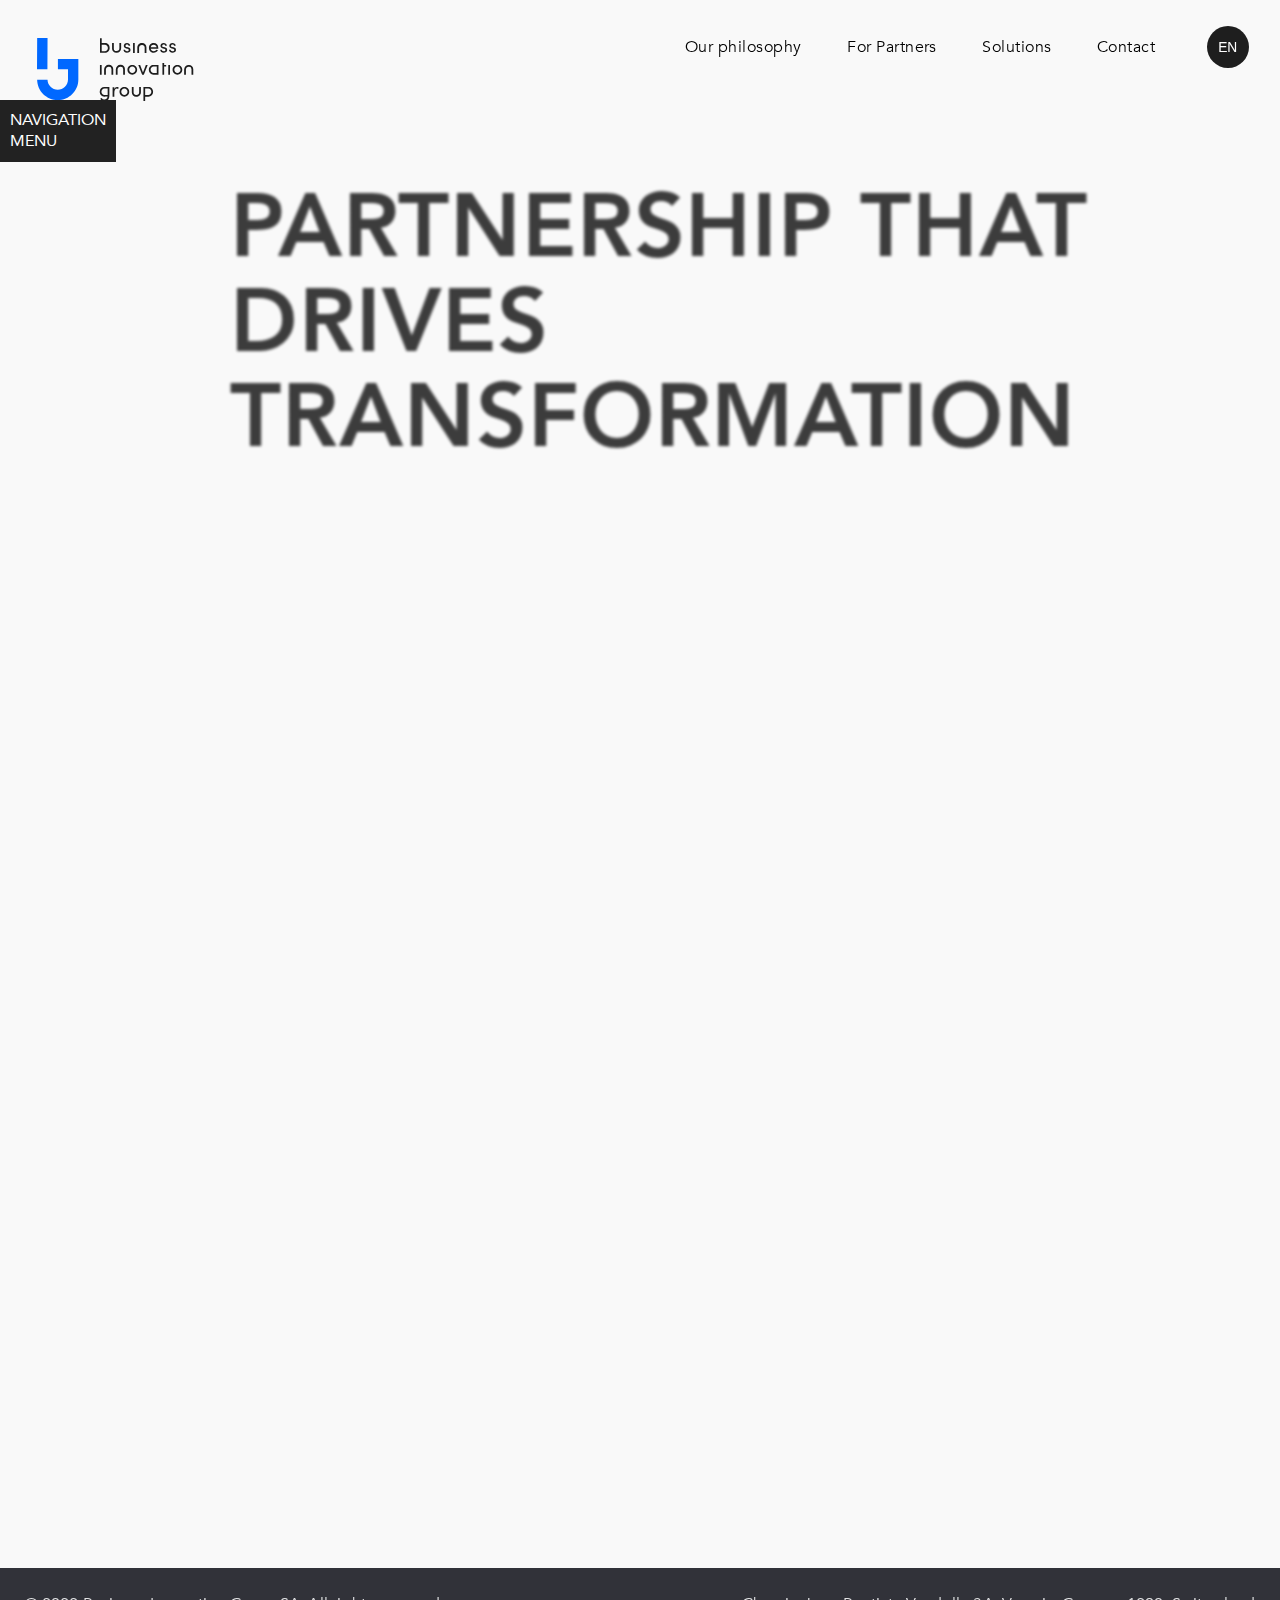
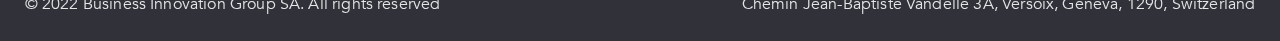
<file: partners.html>
<!DOCTYPE html>
<html lang="en" data-template-name="PartnersPage">
  <head>
    <meta charset="UTF-8">
    <title>development | Partners</title>
    <meta name="viewport" content="width=device-width">
    <meta name="SKYPE_TOOLBAR" content="SKYPE_TOOLBAR_PARSER_COMPATIBLE">
    <meta name="apple-mobile-web-app-capable" content="yes">
    <meta name="format-detection" content="telephone=no">
    <link rel="shortcut icon" href="images/favicon.ico">
  <link href="css/app.css" rel="stylesheet"></head>
  <body>
    <div class="preloader"></div>
    <header class="header">
      <div class="header_in">
        <div class="header_logo"><a class="header_logo__link" href="./index.html" aria-label="Logo/Back to home">
            <svg xmlns="http://www.w3.org/2000/svg" viewBox="0 0 159 65">
              <g>
                <path fill="#0068ff" d="M42 21.253v20.94c0 11.565-9.351 20.94-20.916 20.94C9.614 63.133.303 53.91.15 42.476h10.53c.15 5.61 4.758 10.127 10.403 10.127 5.74 0 10.41-4.67 10.41-10.41v-10.41H21.247v-10.53zM10.707.058L10.58 31.81h-.051v.01L0 31.763.177 0z"></path>
              </g>
              <g>
                <path class="header_logo__text" d="M113.223 49.726c2.58 0 4.718 1.992 4.718 4.95 0 2.98-2.117 4.932-4.697 4.932h-3.367v4.327h-1.754v-14.21zm-.16 8.274c1.733 0 3.104-1.411 3.104-3.303 0-1.872-1.371-3.321-3.105-3.321h-3.185V58zm-24.314-8.274c2.681 0 4.939 1.952 4.939 4.93 0 2.98-2.258 4.952-4.94 4.952-2.68 0-4.918-1.973-4.918-4.951 0-2.979 2.238-4.931 4.919-4.931zm0 8.274c1.733 0 3.185-1.391 3.185-3.343 0-1.933-1.452-3.281-3.185-3.281-1.749 0-3.145 1.348-3.145 3.28C85.604 56.61 87 58 88.75 58zm-15.222-8.274v8.332c0 4.448-2.016 6.118-5.12 6.118-1.714 0-3.306-.865-4.233-2.515l1.491-.786a3.173 3.173 0 0 0 2.742 1.65c1.763 0 2.96-.84 3.28-3.04 0 0-1.91.123-3.26.123-2.58 0-4.717-1.993-4.717-4.951 0-2.979 2.117-4.931 4.697-4.931zm-1.754 1.65h-3.205c-1.713 0-3.084 1.369-3.084 3.26 0 1.872 1.37 3.364 3.084 3.364h3.205zM142.64 27.37c2.681 0 4.94 1.952 4.94 4.931s-2.259 4.951-4.94 4.951c-2.64 0-4.919-1.972-4.919-4.95 0-2.98 2.279-4.932 4.92-4.932zm0 8.232c1.734 0 3.185-1.349 3.185-3.3 0-1.933-1.451-3.303-3.185-3.303-1.713 0-3.144 1.37-3.144 3.302 0 1.952 1.43 3.3 3.144 3.3zm-19.214-8.232v9.882h-5.2c-2.46 0-4.617-2.073-4.617-4.95 0-2.778 2.036-4.932 4.697-4.932zM121.673 29h-3.206c-1.713 0-3.084 1.531-3.084 3.302 0 1.791 1.37 3.3 3.104 3.3h3.186zm-44.88 30.572V50h1.775v2.1c.483-1.65 1.432-2.374 2.64-2.374.666 0 1.351.18 1.633.362l-.282 1.65a3.263 3.263 0 0 0-1.37-.322c-1.875 0-2.621 2.033-2.621 4.508v3.648zm56.573-32.228h1.754v9.91h-1.754zm-5.948 9.91V25.347h1.754v1.996h2.036v1.509h-2.036v8.4zm-20.604 0l-3.91-9.91h1.875L107.68 35l2.883-7.656h1.895l-3.931 9.91zm-10.02-9.883c2.682 0 4.94 1.952 4.94 4.931s-2.258 4.951-4.94 4.951c-2.68 0-4.918-1.972-4.918-4.95 0-2.98 2.238-4.932 4.918-4.932zm0 8.232c1.734 0 3.206-1.349 3.206-3.3C100 30.37 98.528 29 96.794 29c-1.713 0-3.144 1.37-3.144 3.302 0 1.952 1.431 3.3 3.144 3.3zm-32.86-8.26h1.753v9.91h-1.754zM137.577 15c-1.693 0-3.427-1-3.508-3h1.633c.02.839.726 1.503 1.875 1.503 1.19 0 1.895-.583 1.895-1.348 0-.705-.544-1.067-1.29-1.228l-1.29-.302c-1.573-.423-2.48-1.187-2.48-2.697 0-1.55 1.33-2.777 3.225-2.777 1.593 0 3.246.849 3.246 2.737h-1.693c-.02-.725-.766-1.208-1.512-1.208-.908 0-1.512.584-1.512 1.32 0 .633.604 1 1.21 1.115l1.39.343c1.956.483 2.46 1.65 2.46 2.717 0 1.75-1.694 2.825-3.649 2.825zm-8.972 0c-1.693 0-3.427-1-3.507-3h1.633c.02.839.725 1.503 1.874 1.503 1.19 0 1.895-.583 1.895-1.348 0-.705-.501-1.067-1.29-1.228l-1.29-.302c-1.572-.423-2.48-1.187-2.48-2.697 0-1.55 1.33-2.777 3.226-2.777 1.592 0 3.245.849 3.245 2.737h-1.693c-.02-.725-.766-1.208-1.512-1.208-.907 0-1.512.584-1.512 1.32 0 .633.605 1 1.21 1.115l1.39.343c1.956.483 2.46 1.65 2.46 2.717 0 1.75-1.693 2.825-3.649 2.825zm-5.363-4.938c0 .261-.02.523-.04.784h-7.66c.262 1.671 1.457 2.536 3.084 2.536 1.149 0 2.197-.523 2.741-1.47l1.512.605c-.806 1.63-2.5 2.483-4.314 2.483-2.68 0-4.838-2-4.838-4.938 0-2.98 2.157-4.911 4.838-4.911s4.677 1.932 4.677 4.91zm-1.754-.725c-.221-1.61-1.37-2.536-2.923-2.536-1.566 0-2.721.845-3.003 2.536zM97.56 5.141h1.754v9.982H97.56zM91.35 15c-1.693 0-3.427-1-3.507-3h1.633c.02.839.725 1.503 1.874 1.503 1.19 0 1.895-.583 1.895-1.348 0-.705-.544-1.067-1.244-1.228l-1.336-.302c-1.572-.423-2.48-1.187-2.48-2.697 0-1.55 1.33-2.777 3.226-2.777 1.59 0 3.245.849 3.245 2.737H93c-.058-.725-.804-1.208-1.55-1.208-.907 0-1.512.584-1.512 1.32 0 .633.605 1 1.21 1.115l1.39.343C94.495 9.94 95 11.108 95 12.175 95 13.925 93.305 15 91.35 15zM69.111 5.15c2.58 0 4.697 1.953 4.697 4.931C73.808 13 71.67 15 69.09 15H64V.28h1.744v4.87zm-.182 8.232c1.734 0 3.071-1.449 3.071-3.32 0-1.892-1.337-3.26-3.07-3.26h-3.186v6.58zm11.582 1.676a4.263 4.263 0 0 1-4.259-4.259V5.141h1.81v5.658c0 1.351 1.098 2.45 2.449 2.45h.357a2.803 2.803 0 0 0 2.806-2.807V5.141h1.81v5.301a4.613 4.613 0 0 1-4.616 4.616zm20.08 44.585a4.263 4.263 0 0 1-4.258-4.258v-5.66h1.809v5.66c0 1.35 1.099 2.449 2.45 2.449h.356A2.816 2.816 0 0 0 103.755 55v-5.274h1.809V55c0 2.573-2.07 4.643-4.616 4.643zm10.584-44.518h-1.81V9.429c0-1.362-1.108-2.429-2.47-2.429h-.36c-1.535 0-2.83 1.228-2.83 2.789v5.336h-1.809V9.789c0-2.558 2.104-4.64 4.64-4.64h.36c2.359 0 4.279 1.92 4.279 4.28zM77.45 37.27h-1.81v-5.695a2.474 2.474 0 0 0-2.47-2.47h-.36c-1.56 0-2.81 1.27-2.81 2.83v5.335h-1.83v-5.335a4.645 4.645 0 0 1 4.64-4.64h.36c2.36 0 4.28 1.92 4.28 4.28zm11.885 0h-1.809v-5.695a2.474 2.474 0 0 0-2.47-2.47h-.36c-1.56 0-2.83 1.27-2.83 2.83v5.335h-1.81v-5.335a4.645 4.645 0 0 1 4.64-4.64h.36c2.36 0 4.28 1.92 4.28 4.28zm69.42.115h-1.808V31.69a2.474 2.474 0 0 0-2.471-2.47h-.36c-1.56 0-2.83 1.269-2.83 2.78v5.385h-1.81V32c0-2.509 2.082-4.59 4.64-4.59h.36c2.36 0 4.28 1.92 4.28 4.28z"></path>
              </g>
            </svg></a></div>
        <div class="header__body">
          <div class="header__content">
            <ul class="header_social">
              <li class="header_social__item"><a class="header_social__link" href="#">
                  <svg class="icon icon_linkedin icon--size_mod">
                    <use xlink:href="images/sprite/sprite.svg#linkedin"></use>
                  </svg></a></li>
              <li class="header_social__item"><a class="header_social__link" href="#">
                  <svg class="icon icon_facebook icon--size_mod">
                    <use xlink:href="images/sprite/sprite.svg#facebook"></use>
                  </svg></a></li>
            </ul>
            <nav class="header_menu">
              <ul class="header_menu__list ">
                <li class="header_menu__item  "><a class="header_menu__link " href="philosophy.html">Our philosophy</a></li>
                <li class="header_menu__item  "><a class="header_menu__link " href="partners.html">For Partners</a></li>
                <li class="header_menu__item  "><a class="header_menu__link " href="solutions.html">Solutions</a></li>
                <li class="header_menu__item  "><a class="header_menu__link " href="contact.html">Contact</a></li>
              </ul>
            </nav>
            <button class="header_button" type="button" aria-label="btn to top"><span class="header_button__icon">
                <svg class="icon icon_arrow_t icon--size_mod">
                  <use xlink:href="images/sprite/sprite.svg#arrow_t"></use>
                </svg></span></button>
            <div class="header_lang">
              <button class="header_lang__current" type="button">en</button>
              <ul class="header_lang__list">
                <li class="header_lang__item"><a class="header_lang__link--current_mod header_lang__link" href="#">EN</a></li>
                <li class="header_lang__item"><a class="header_lang__link" href="#">FR</a></li>
                <li class="header_lang__item"><a class="header_lang__link" href="#">IT</a></li>
                <li class="header_lang__item"><a class="header_lang__link" href="#">PL</a></li>
                <li class="header_lang__item"><a class="header_lang__link" href="#">DE</a></li>
              </ul>
            </div>
            <button class="header__menu_trigger header__menu_trigger--menu_mod" type="button" aria-label="menu-trigger"><span class="header__menu_icon"><span></span></span></button>
          </div>
        </div>
        <button class="header__menu_trigger" type="button" aria-label="menu-trigger">
          <div class="header__menu_icon"><span></span></div>
        </button>
      </div>
    </header>
    <div class="wrapper">
      <div class="base">
<section class="section article_section">
  <div class="section_in article_section_in">
    <h1 class="article_section_title articleTitle">Partnership that drives transformation</h1>
    <div class="article_section__text_in">
      <div class="article_section_decor articleIcon"></div>
      <p class="article_section__text articleSubtitle"><strong>By joining the BIG Partner program, you get access to our clients across Swiss, EU and UK markets as well as direct access to our existing partners for any collaboration;</strong> ability to offer your services within our network and reinforce your business by offering your existing clients the solutions which are already available in our Universe.</p>
      <p class="article_section__text articleSubtitle">You will also have access to our Tech Team who can help you implement best-practice approaches and integrate them seamlessly into our ecosystem.</p>
    </div>
  </div>
</section>
<div class="section contact_section_v2">
  <div class="contact_section_v2__in">
    <div class="contact_section_v2__bg contact_section_v2__bg--desktop contactBg"><svg class="contact_section_v2__bg_svg partnerBg" preserveAspectRatio="xMinYMin slice" viewBox="0 0 1400 580" version="1.1" xmlns="http://www.w3.org/2000/svg" xmlns:xlink="http://www.w3.org/1999/xlink">
<defs>
	<filter x="-2.7%" y="-5.4%" width="105.3%" height="110.8%" filterUnits="objectBoundingBox" id="filter-1">
		<feGaussianBlur stdDeviation="0 0" in="SourceGraphic"></feGaussianBlur>
	</filter>
</defs>
<g id="Page-1" stroke="none" stroke-width="1" fill="none" fill-rule="evenodd">
	<g fill="#323232">
			<path d="M1395,399 L1395,781 C1290.61868,781 1206,695.486686 1206,590 C1206,484.513314 1290.61868,399 1395,399 Z M1015,399 C1119.38132,399 1204,484.513314 1204,590 C1204,695.486686 1119.38132,781 1015,781 L1015,399 Z M2.5,399 C108.262829,399 194,484.513314 194,590 C194,695.486686 108.262829,781 2.5,781 C-103.262829,781 -189,695.486686 -189,590 C-189,484.513314 -103.262829,399 2.5,399 Z M804.5,399 C910.262829,399 996,484.513314 996,590 C996,695.486686 910.262829,781 804.5,781 C698.737171,781 613,695.486686 613,590 C613,484.513314 698.737171,399 804.5,399 Z M594,403 C594,507.382114 508.262829,592 402.5,592 C296.737171,592 211,507.382114 211,403 L594,403 Z M594,0 L594,382 C489.617886,382 405,296.486686 405,191 C405,85.5133137 489.617886,0 594,0 Z M214,0 C318.382114,0 403,85.5133137 403,191 C403,296.486686 318.382114,382 214,382 L214,0 Z M2.5,193 C108.262829,193 194,277.617886 194,382 L-189,382 C-189,277.617886 -103.262829,193 2.5,193 Z M804.5,193 C910.262829,193 996,277.617886 996,382 L613,382 C613,277.617886 698.737171,193 804.5,193 Z M1203.5,0 C1309.26202,0 1395,85.5133137 1395,191 C1395,296.486686 1309.26202,382 1203.5,382 C1097.73798,382 1012,296.486686 1012,191 C1012,85.5133137 1097.73798,0 1203.5,0 Z M194,0 C194,104.382114 108.262829,189 2.5,189 C-103.262829,189 -189,104.382114 -189,0 L194,0 Z M996,0 C996,104.382114 910.262829,189 804.5,189 C698.737171,189 613,104.382114 613,0 L996,0 Z" id="part-1" filter="url(#filter-1)"></path>
	</g>
</g>
</svg>
<img class="contact_section_v2__bg_img partnerBgPng" src="images/contact/part-2.png" alt=""><img class="contact_section_v2__bg_img partnerBgPng2" src="images/contact/part-1.png" alt="">
    </div>
    <div class="contact_section_v2__bg contact_section_v2__bg--mob contactBg"><img src="images/part_mob.png" alt=""></div>
    <div class="contact_section_v2__content">
      <h2 class="contact_section_v2__title contactTitle">Contact now to get in touch with our partner success manager</h2>
      <button class="contact_section_v2__btn btn_contact_light contactOpenPopup contactBtn" type="button">Contact us</button>
    </div>
  </div>
</div>
      </div>
      <footer class="footer">
        <div class="footer_in">
          <div class="footer__item"><span>© 2022</span> Business Innovation Group SA. All rights reserved</div>
          <div class="footer__item">Chemin Jean-Baptiste Vandelle 3A, Versoix, Geneva, 1290, Switzerland</div>
        </div>
      </footer>
    </div>
    <section class="contact_popup contactPopup" style="opacity: 0">
      <div class="contact_popup__bg"></div>
      <div class="contact_popup__in contactPopupContent">
        <button class="contact_popup__btn_close contactClosePopup" type="button" aria-label="button close popup"><span class="contact_popup__btn_close_icon">
            <svg class="icon icon_close_icon icon--size_mod">
              <use xlink:href="images/sprite/sprite.svg#close_icon"></use>
            </svg></span></button>
        <h4 class="contact_popup__title">Become a BIG Partner</h4>
        <form class="form contact_form" action="#" method="post">
          <div class="form_row">
            <div class="form_input">
              <div class="form_input__field">
                <input class="form_input__element" type="text" id="contact_input_name" placeholder="Full name*">
              </div>
            </div>
          </div>
          <div class="form_row">
            <div class="form_input">
              <div class="form_input__field">
                <input class="form_input__element" type="email" id="contact_input_business_email" placeholder="Business email*">
              </div>
            </div>
          </div>
          <div class="form_row form_row--two_mod form_row--last_mod">
            <div class="form_input">
              <div class="form_input__field">
                <input class="form_input__element" type="text" id="contact_input_company" placeholder="Company*">
              </div>
            </div>
            <div class="form_input">
              <div class="form_input__field">
                <input class="form_input__element" type="text" id="contact_input_country" placeholder="Country*">
              </div>
            </div>
          </div>
          <div class="contact_form__btn_wrap">
            <button class="contact_form__btn" type="submit">Send</button>
          </div>
        </form>
      </div>
    </section>
  <script defer src="js/runtime.js"></script><script defer src="js/app.js"></script></body>
</html>
</file>
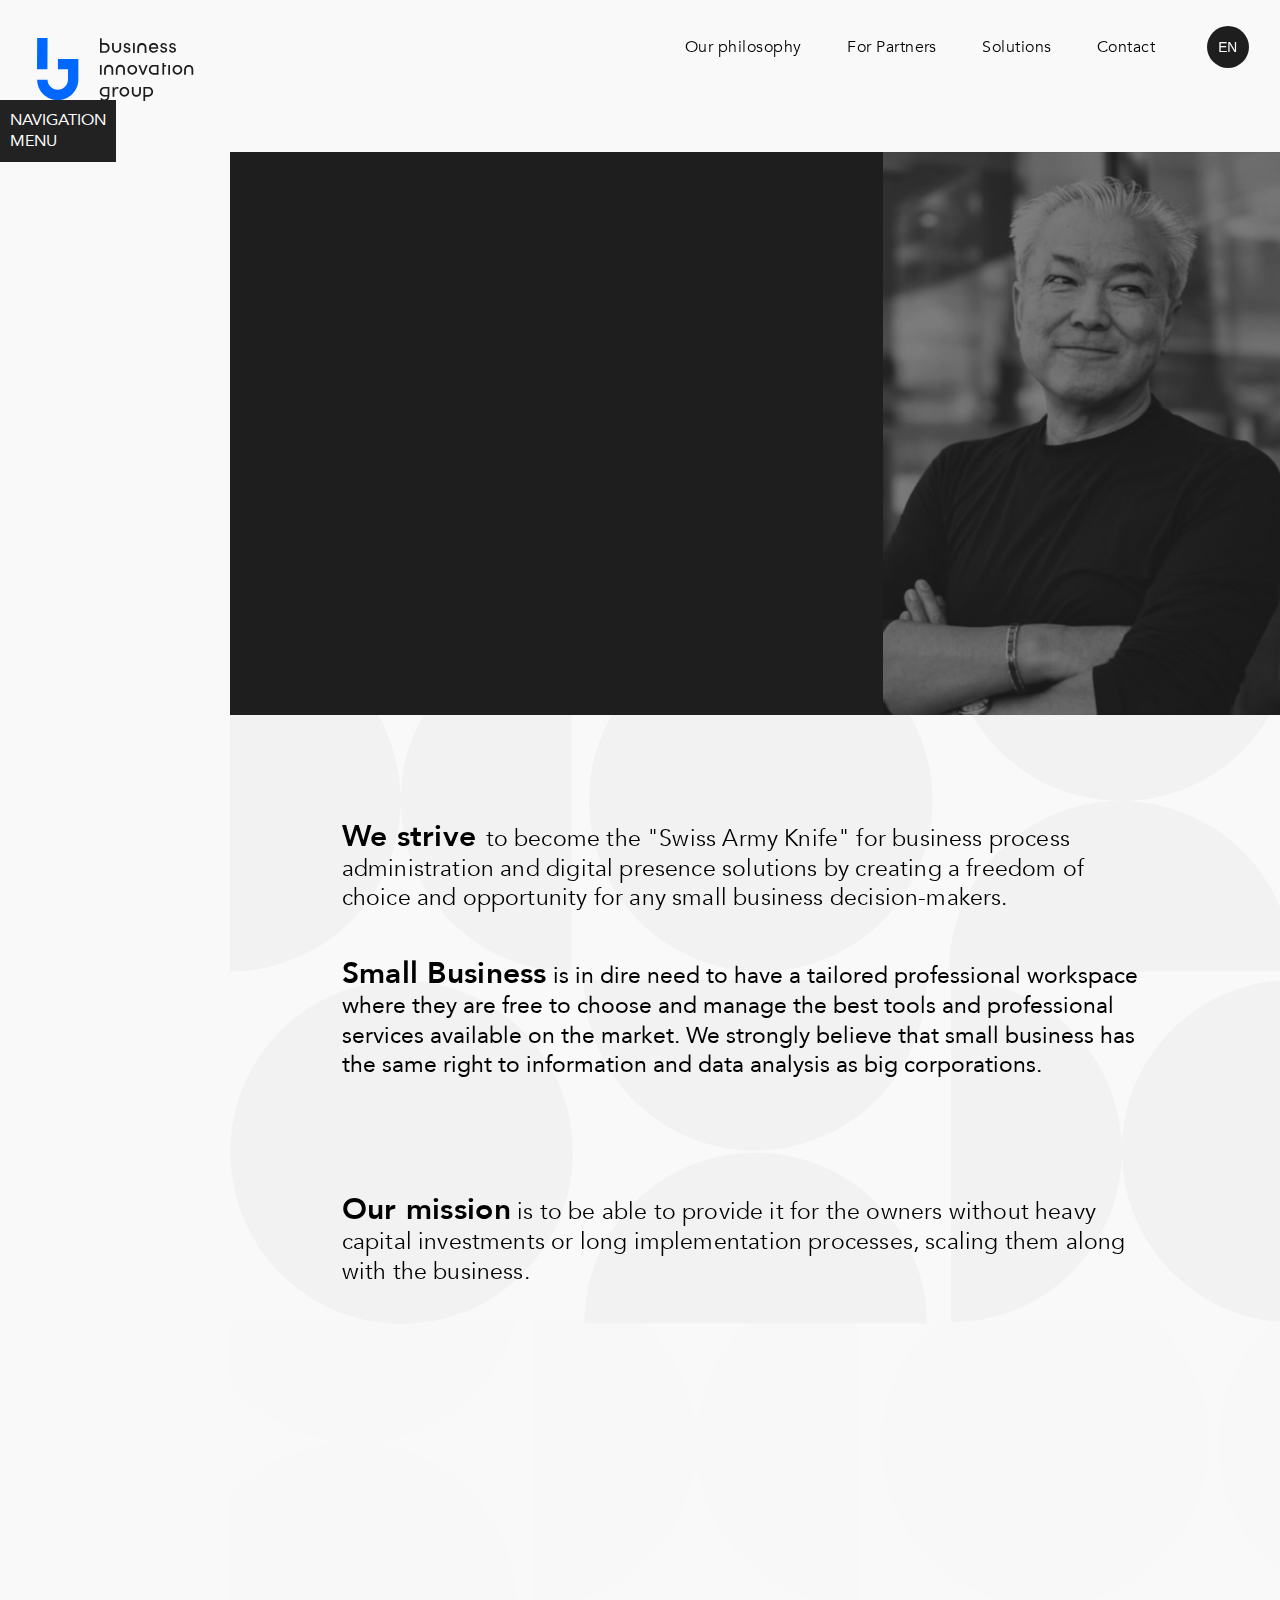
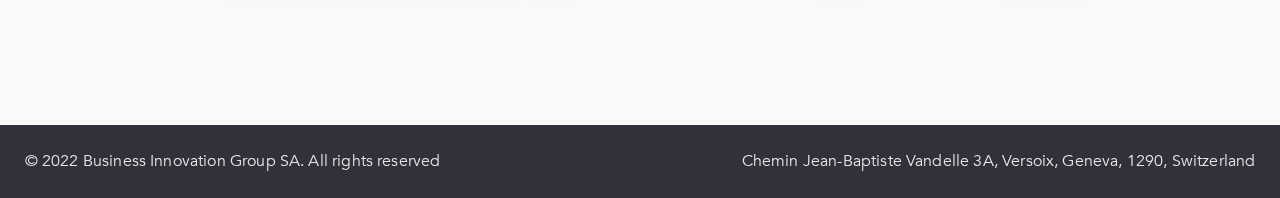
<file: philosophy.html>
<!DOCTYPE html>
<html lang="en" data-template-name="PhilosophyPage">
  <head>
    <meta charset="UTF-8">
    <title>development | Philosophy</title>
    <meta name="viewport" content="width=device-width">
    <meta name="SKYPE_TOOLBAR" content="SKYPE_TOOLBAR_PARSER_COMPATIBLE">
    <meta name="apple-mobile-web-app-capable" content="yes">
    <meta name="format-detection" content="telephone=no">
    <link rel="shortcut icon" href="images/favicon.ico">
  <link href="css/app.css" rel="stylesheet"></head>
  <body>
    <div class="preloader"></div>
    <header class="header">
      <div class="header_in">
        <div class="header_logo"><a class="header_logo__link" href="./index.html" aria-label="Logo/Back to home">
            <svg xmlns="http://www.w3.org/2000/svg" viewBox="0 0 159 65">
              <g>
                <path fill="#0068ff" d="M42 21.253v20.94c0 11.565-9.351 20.94-20.916 20.94C9.614 63.133.303 53.91.15 42.476h10.53c.15 5.61 4.758 10.127 10.403 10.127 5.74 0 10.41-4.67 10.41-10.41v-10.41H21.247v-10.53zM10.707.058L10.58 31.81h-.051v.01L0 31.763.177 0z"></path>
              </g>
              <g>
                <path class="header_logo__text" d="M113.223 49.726c2.58 0 4.718 1.992 4.718 4.95 0 2.98-2.117 4.932-4.697 4.932h-3.367v4.327h-1.754v-14.21zm-.16 8.274c1.733 0 3.104-1.411 3.104-3.303 0-1.872-1.371-3.321-3.105-3.321h-3.185V58zm-24.314-8.274c2.681 0 4.939 1.952 4.939 4.93 0 2.98-2.258 4.952-4.94 4.952-2.68 0-4.918-1.973-4.918-4.951 0-2.979 2.238-4.931 4.919-4.931zm0 8.274c1.733 0 3.185-1.391 3.185-3.343 0-1.933-1.452-3.281-3.185-3.281-1.749 0-3.145 1.348-3.145 3.28C85.604 56.61 87 58 88.75 58zm-15.222-8.274v8.332c0 4.448-2.016 6.118-5.12 6.118-1.714 0-3.306-.865-4.233-2.515l1.491-.786a3.173 3.173 0 0 0 2.742 1.65c1.763 0 2.96-.84 3.28-3.04 0 0-1.91.123-3.26.123-2.58 0-4.717-1.993-4.717-4.951 0-2.979 2.117-4.931 4.697-4.931zm-1.754 1.65h-3.205c-1.713 0-3.084 1.369-3.084 3.26 0 1.872 1.37 3.364 3.084 3.364h3.205zM142.64 27.37c2.681 0 4.94 1.952 4.94 4.931s-2.259 4.951-4.94 4.951c-2.64 0-4.919-1.972-4.919-4.95 0-2.98 2.279-4.932 4.92-4.932zm0 8.232c1.734 0 3.185-1.349 3.185-3.3 0-1.933-1.451-3.303-3.185-3.303-1.713 0-3.144 1.37-3.144 3.302 0 1.952 1.43 3.3 3.144 3.3zm-19.214-8.232v9.882h-5.2c-2.46 0-4.617-2.073-4.617-4.95 0-2.778 2.036-4.932 4.697-4.932zM121.673 29h-3.206c-1.713 0-3.084 1.531-3.084 3.302 0 1.791 1.37 3.3 3.104 3.3h3.186zm-44.88 30.572V50h1.775v2.1c.483-1.65 1.432-2.374 2.64-2.374.666 0 1.351.18 1.633.362l-.282 1.65a3.263 3.263 0 0 0-1.37-.322c-1.875 0-2.621 2.033-2.621 4.508v3.648zm56.573-32.228h1.754v9.91h-1.754zm-5.948 9.91V25.347h1.754v1.996h2.036v1.509h-2.036v8.4zm-20.604 0l-3.91-9.91h1.875L107.68 35l2.883-7.656h1.895l-3.931 9.91zm-10.02-9.883c2.682 0 4.94 1.952 4.94 4.931s-2.258 4.951-4.94 4.951c-2.68 0-4.918-1.972-4.918-4.95 0-2.98 2.238-4.932 4.918-4.932zm0 8.232c1.734 0 3.206-1.349 3.206-3.3C100 30.37 98.528 29 96.794 29c-1.713 0-3.144 1.37-3.144 3.302 0 1.952 1.431 3.3 3.144 3.3zm-32.86-8.26h1.753v9.91h-1.754zM137.577 15c-1.693 0-3.427-1-3.508-3h1.633c.02.839.726 1.503 1.875 1.503 1.19 0 1.895-.583 1.895-1.348 0-.705-.544-1.067-1.29-1.228l-1.29-.302c-1.573-.423-2.48-1.187-2.48-2.697 0-1.55 1.33-2.777 3.225-2.777 1.593 0 3.246.849 3.246 2.737h-1.693c-.02-.725-.766-1.208-1.512-1.208-.908 0-1.512.584-1.512 1.32 0 .633.604 1 1.21 1.115l1.39.343c1.956.483 2.46 1.65 2.46 2.717 0 1.75-1.694 2.825-3.649 2.825zm-8.972 0c-1.693 0-3.427-1-3.507-3h1.633c.02.839.725 1.503 1.874 1.503 1.19 0 1.895-.583 1.895-1.348 0-.705-.501-1.067-1.29-1.228l-1.29-.302c-1.572-.423-2.48-1.187-2.48-2.697 0-1.55 1.33-2.777 3.226-2.777 1.592 0 3.245.849 3.245 2.737h-1.693c-.02-.725-.766-1.208-1.512-1.208-.907 0-1.512.584-1.512 1.32 0 .633.605 1 1.21 1.115l1.39.343c1.956.483 2.46 1.65 2.46 2.717 0 1.75-1.693 2.825-3.649 2.825zm-5.363-4.938c0 .261-.02.523-.04.784h-7.66c.262 1.671 1.457 2.536 3.084 2.536 1.149 0 2.197-.523 2.741-1.47l1.512.605c-.806 1.63-2.5 2.483-4.314 2.483-2.68 0-4.838-2-4.838-4.938 0-2.98 2.157-4.911 4.838-4.911s4.677 1.932 4.677 4.91zm-1.754-.725c-.221-1.61-1.37-2.536-2.923-2.536-1.566 0-2.721.845-3.003 2.536zM97.56 5.141h1.754v9.982H97.56zM91.35 15c-1.693 0-3.427-1-3.507-3h1.633c.02.839.725 1.503 1.874 1.503 1.19 0 1.895-.583 1.895-1.348 0-.705-.544-1.067-1.244-1.228l-1.336-.302c-1.572-.423-2.48-1.187-2.48-2.697 0-1.55 1.33-2.777 3.226-2.777 1.59 0 3.245.849 3.245 2.737H93c-.058-.725-.804-1.208-1.55-1.208-.907 0-1.512.584-1.512 1.32 0 .633.605 1 1.21 1.115l1.39.343C94.495 9.94 95 11.108 95 12.175 95 13.925 93.305 15 91.35 15zM69.111 5.15c2.58 0 4.697 1.953 4.697 4.931C73.808 13 71.67 15 69.09 15H64V.28h1.744v4.87zm-.182 8.232c1.734 0 3.071-1.449 3.071-3.32 0-1.892-1.337-3.26-3.07-3.26h-3.186v6.58zm11.582 1.676a4.263 4.263 0 0 1-4.259-4.259V5.141h1.81v5.658c0 1.351 1.098 2.45 2.449 2.45h.357a2.803 2.803 0 0 0 2.806-2.807V5.141h1.81v5.301a4.613 4.613 0 0 1-4.616 4.616zm20.08 44.585a4.263 4.263 0 0 1-4.258-4.258v-5.66h1.809v5.66c0 1.35 1.099 2.449 2.45 2.449h.356A2.816 2.816 0 0 0 103.755 55v-5.274h1.809V55c0 2.573-2.07 4.643-4.616 4.643zm10.584-44.518h-1.81V9.429c0-1.362-1.108-2.429-2.47-2.429h-.36c-1.535 0-2.83 1.228-2.83 2.789v5.336h-1.809V9.789c0-2.558 2.104-4.64 4.64-4.64h.36c2.359 0 4.279 1.92 4.279 4.28zM77.45 37.27h-1.81v-5.695a2.474 2.474 0 0 0-2.47-2.47h-.36c-1.56 0-2.81 1.27-2.81 2.83v5.335h-1.83v-5.335a4.645 4.645 0 0 1 4.64-4.64h.36c2.36 0 4.28 1.92 4.28 4.28zm11.885 0h-1.809v-5.695a2.474 2.474 0 0 0-2.47-2.47h-.36c-1.56 0-2.83 1.27-2.83 2.83v5.335h-1.81v-5.335a4.645 4.645 0 0 1 4.64-4.64h.36c2.36 0 4.28 1.92 4.28 4.28zm69.42.115h-1.808V31.69a2.474 2.474 0 0 0-2.471-2.47h-.36c-1.56 0-2.83 1.269-2.83 2.78v5.385h-1.81V32c0-2.509 2.082-4.59 4.64-4.59h.36c2.36 0 4.28 1.92 4.28 4.28z"></path>
              </g>
            </svg></a></div>
        <div class="header__body">
          <div class="header__content">
            <ul class="header_social">
              <li class="header_social__item"><a class="header_social__link" href="#">
                  <svg class="icon icon_linkedin icon--size_mod">
                    <use xlink:href="images/sprite/sprite.svg#linkedin"></use>
                  </svg></a></li>
              <li class="header_social__item"><a class="header_social__link" href="#">
                  <svg class="icon icon_facebook icon--size_mod">
                    <use xlink:href="images/sprite/sprite.svg#facebook"></use>
                  </svg></a></li>
            </ul>
            <nav class="header_menu">
              <ul class="header_menu__list ">
                <li class="header_menu__item  "><a class="header_menu__link " href="philosophy.html">Our philosophy</a></li>
                <li class="header_menu__item  "><a class="header_menu__link " href="partners.html">For Partners</a></li>
                <li class="header_menu__item  "><a class="header_menu__link " href="solutions.html">Solutions</a></li>
                <li class="header_menu__item  "><a class="header_menu__link " href="contact.html">Contact</a></li>
              </ul>
            </nav>
            <button class="header_button" type="button" aria-label="btn to top"><span class="header_button__icon">
                <svg class="icon icon_arrow_t icon--size_mod">
                  <use xlink:href="images/sprite/sprite.svg#arrow_t"></use>
                </svg></span></button>
            <div class="header_lang">
              <button class="header_lang__current" type="button">en</button>
              <ul class="header_lang__list">
                <li class="header_lang__item"><a class="header_lang__link--current_mod header_lang__link" href="#">EN</a></li>
                <li class="header_lang__item"><a class="header_lang__link" href="#">FR</a></li>
                <li class="header_lang__item"><a class="header_lang__link" href="#">IT</a></li>
                <li class="header_lang__item"><a class="header_lang__link" href="#">PL</a></li>
                <li class="header_lang__item"><a class="header_lang__link" href="#">DE</a></li>
              </ul>
            </div>
            <button class="header__menu_trigger header__menu_trigger--menu_mod" type="button" aria-label="menu-trigger"><span class="header__menu_icon"><span></span></span></button>
          </div>
        </div>
        <button class="header__menu_trigger" type="button" aria-label="menu-trigger">
          <div class="header__menu_icon"><span></span></div>
        </button>
      </div>
    </header>
    <div class="wrapper">
      <div class="base">
        <section class="section quote_hero">
          <div class="quote_hero__block quoteBg">
            <div class="quote_hero__block_info"> 
              <div class="quote_hero__block_info_text">
                <div class="quote_hero__block_info_text_in">
                  <div class="quote_hero__block_info_icon">
                    <div class="quote_hero__block_info_icon_in quoteDecor">
                      <svg class="icon icon_quote_icon icon--size_mod">
                        <use xlink:href="images/sprite/sprite.svg#quote_icon"></use>
                      </svg>
                    </div>
                  </div>
                  <p class="quoteText">We creating a universe where a small business owner has the freedom of immediate access to the best global technological and professional service solutions</p>
                </div>
              </div>
              <div class="quote_hero__block_info_bottom">
                <div class="quote_hero__block_info_backstage quoteBackstage"></div>
                <div class="quote_hero__block_info_signature"><img class="quote_hero__block_info_signature_img" src="images/signature_white.svg" alt="signature"></div>
                <div class="quote_hero__block_info_links">
                  <div class="quote_hero__block_info_label">CEO</div><a class="quote_hero__block_info_social" href="#">
                    <svg class="icon icon_linkedin icon--size_mod">
                      <use xlink:href="images/sprite/sprite.svg#linkedin"></use>
                    </svg></a>
                </div>
              </div>
            </div>
            <picture class="quote_hero__block_img_w quoteImg">
              <source srcset="images/quote_photo.jpg" type="image/jpeg"><img class="quote_hero__block_img" src="images/quote_photo.jpg" alt=" " loading="eager">
            </picture>
          </div>
        </section>
<section class="section about_section">
  <div class="about_section__bg"><svg class="about__bg_svg aboutTextBlur" version="1.1" xmlns="http://www.w3.org/2000/svg" xmlns:xlink="http://www.w3.org/1999/xlink" x="0px" y="0px"
		 viewBox="0 0 1230 590" preserveAspectRatio="xMinYMin slice" xml:space="preserve">
<style type="text/css">
	.st0{fill-rule:evenodd;clip-rule:evenodd;fill:#F2F2F2;}
</style>
    <defs>
        <filter x="-3.1%" y="-6.3%" width="106.2%" height="112.5%" filterUnits="objectBoundingBox" id="filter-5">
            <feGaussianBlur stdDeviation="0 0" in="SourceGraphic"></feGaussianBlur>
        </filter>
    </defs>
			<path id="phil-1" filter="url(#filter-5)" class="st0" d="M166,256.5c91.4,0,165.5,74.3,165.5,166s-74.1,166-165.5,166S0.5,514.2,0.5,422.5
				S74.6,256.5,166,256.5z M508,423c91.4,0,165.5,73.9,165.5,165h-331C342.5,496.9,416.6,423,508,423z M1027,256v331
				c-91.1,0-165-74.1-165-165.5S935.9,256,1027,256z M697,256c90.2,0,163.5,72.6,165,162.8l0,2.7l0,0c0,91.4-73.9,165.5-165,165.5
				V256z M673,256c0,91.1-74.1,165-165.5,165S342,347.1,342,256H673z M0,248V-83c90.2,0,163.5,72.6,165,162.8l0,2.7l0-2.7
				C166.5-10.4,239.8-83,330-83v331c-91.1,0-165-74.1-165-165.5C165,173.9,91.1,248,0,248z M1193-83c91.7,0,166,74.1,166,165.5
				S1284.7,248,1193,248s-166-74.1-166-165.5S1101.3-83,1193-83z M861,83c91.7,0,166,73.9,166,165H695C695,156.9,769.3,83,861,83z
				 M513-83c91.7,0,166,74.1,166,165.5S604.7,248,513,248S347,173.9,347,82.5S421.3-83,513-83z M1027-82c0,91.1-74.3,165-166,165
				S695,9.1,695-82H1027z"/>
			<path id="Combined-Shape3" class="st0" d="M1210,421.5c91.7,0,166,73.9,166,165h-332C1044,495.4,1118.3,421.5,1210,421.5z
				 M1376,255.5c0,91.1-74.3,165-166,165s-166-73.9-166-165H1376z"/>
</svg>

  </div>
  <div class="section_in about_section_in">
    <div class="about_section__text aboutText">
      <p><strong>We strive </strong>to become the "Swiss Army Knife" for business process administration and digital presence solutions by creating a freedom of choice and opportunity for any small business decision-makers.</p>
      <p><strong>Small Business</strong> is in dire need to have a tailored professional workspace where they are free to choose and manage the best tools and professional services available on the market. We strongly believe that small business has the same right to information and data analysis as big corporations.</p>
      <p><strong>Our mission</strong> is to be able to provide it for the owners without heavy capital investments or long implementation processes, scaling them along with the business.</p>
    </div>
  </div>
  <div class="about_section_content">
    <div class="about_section_content__bg">
      <div class="about_section_content__gradient aboutGradient"></div><svg class="about_section_content__decor aboutBlur" viewBox="0 0 1200 325" preserveAspectRatio="xMinYMin slice" version="1.1" xmlns="http://www.w3.org/2000/svg"  style="enable-background:new 0 0 1208.5 332.5" xml:space="preserve">
  <style>
    .st1{fill-rule:evenodd;clip-rule:evenodd;fill:#f2f2f2}
  </style>
    <defs>
        <filter x="-4.1%" y="-12.7%" width="108.1%" height="125.4%" filterUnits="objectBoundingBox" id="filter-p">
            <feGaussianBlur stdDeviation="0 0" in="SourceGraphic"></feGaussianBlur>
        </filter>
    </defs>
  <g style="opacity:.1">
    <path class="st1" filter="url(#filter-p)" d="M826-42c91.7 0 166 74.1 166 165.5S917.7 289 826 289s-166-74.1-166-165.5S734.3-42 826-42zm-519 0c91.1 0 165 74.1 165 165.5S398.1 289 307 289V-42zm330 0v331c-91.1 0-165-74.1-165-165.5S545.9-42 637-42zM124 123c91.7 0 166 73.9 166 165H-42c0-91.1 74.3-165 166-165z"/>
    <path class="st1" d="M1166.5-41.5v332c-91.1 0-165-74.3-165-166s73.9-166 165-166zM295-42c0 91.1-74.3 165-166 165S-37 49.1-37-42h332z"/>
  </g>
</svg>
      <svg class="about_section_content__decor about_section_content__decor--v2 aboutBlur2" viewBox="0 0 1200 325" preserveAspectRatio="xMinYMin slice" version="1.1" xmlns="http://www.w3.org/2000/svg"  style="enable-background:new 0 0 1208.5 332.5" xml:space="preserve">
  <style>
    .st1{fill-rule:evenodd;clip-rule:evenodd;fill:#f2f2f2}
  </style>
    <defs>
        <filter x="-4.1%" y="-12.7%" width="108.1%" height="125.4%" filterUnits="objectBoundingBox" id="filter-aboutBlur2">
            <feGaussianBlur stdDeviation="14 0" in="SourceGraphic"></feGaussianBlur>
        </filter>
    </defs>
  <g id="aboutBlur2-1111" style="opacity:.1">
    <g id="philosophyaboutBlur2" transform="translate(-191 -1258)">
      <g id="GroupaboutBlur2" transform="translate(233 1300)">
        <path class="st1" filter="url(#filter-aboutBlur2)" d="M826-42c91.7 0 166 74.1 166 165.5S917.7 289 826 289s-166-74.1-166-165.5S734.3-42 826-42zm-519 0c91.1 0 165 74.1 165 165.5S398.1 289 307 289V-42zm330 0v331c-91.1 0-165-74.1-165-165.5S545.9-42 637-42zM124 123c91.7 0 166 73.9 166 165H-42c0-91.1 74.3-165 166-165z"/>
        <path class="st1" d="M1166.5-41.5v332c-91.1 0-165-74.3-165-166s73.9-166 165-166zM295-42c0 91.1-74.3 165-166 165S-37 49.1-37-42h332z"/>
      </g>
    </g>
  </g>
</svg>
      <svg class="about_section_content__decor_mob" viewBox="0 0 609 512" version="1.1" xmlns="http://www.w3.org/2000/svg" preserveAspectRatio="xMinYMin slice" xmlns:xlink="http://www.w3.org/1999/xlink" xml:space="preserve">
<defs>
	<filter x="-6.2%" y="-6.2%" width="112.4%" height="112.3%" filterUnits="objectBoundingBox" id="filter-2">
		<feGaussianBlur stdDeviation="10 0" in="SourceGraphic"></feGaussianBlur>
	</filter>
</defs>
	<style>
		.st01 {fill-rule:evenodd;clip-rule:evenodd;fill:#F2F2F2;fill-opacity:0.1;}
	</style>
<g id="Page-1">
	<g id="mob-philosophy" transform="translate(34.000000, -1964.000000)">
		<g id="Group" transform="translate(0.000000, 1998.000000)">
			<path id="Combined-Shape4" class="st01" d="M230.6-34c0,72.6-59.2,131.5-132.3,131.5S-34,38.6-34-34H230.6z"/>
			<path id="Combined-Shape2" class="st01" d="M98.7,246c73.1,0,132.3,59.1,132.3,132S171.8,510,98.7,510S-33.6,450.9-33.6,378
				S25.7,246,98.7,246z M507.4,246.3c0,70-54.9,127.2-124.2,131.3c69,4.3,123.7,61.4,123.7,131.2h-264c0-70,54.9-127.2,124.2-131.3
				c-69-4.3-123.7-61.4-123.7-131.2H507.4z M244.1-34c72.6,0,131.5,59.1,131.5,132s-58.9,132-131.5,132V-34z M507.1-34v264
				c-72.6,0-131.5-59.1-131.5-132S434.5-34,507.1-34z M98.3,97.6c73.1,0,132.3,58.9,132.3,131.6H-34C-34,156.5,25.2,97.6,98.3,97.6z
				" filter="url(#filter-2)"/>
		</g>
	</g>
</g>
</svg>

    </div>
    <p class="about_section_content__text aboutContent"><strong>With the approach</strong> of a unified ecosystem integrating best-in-class SaaS tools and professional services, crucial information should be at your fingertips when you need how you need it, liberating your time to pursue personal or professional goals beyond the confinements of mundane responsibilities.</p>
  </div>
</section>
      </div>
      <footer class="footer">
        <div class="footer_in">
          <div class="footer__item"><span>© 2022</span> Business Innovation Group SA. All rights reserved</div>
          <div class="footer__item">Chemin Jean-Baptiste Vandelle 3A, Versoix, Geneva, 1290, Switzerland</div>
        </div>
      </footer>
    </div>
  <script defer src="js/runtime.js"></script><script defer src="js/app.js"></script></body>
</html>
</file>
<file: css/app.css>
/*!****************************************************************************************************************************************************************************!*\
  !*** css ./node_modules/css-loader/dist/cjs.js??ruleSet[1].rules[5].use[1]!./node_modules/sass-loader/dist/cjs.js??ruleSet[1].rules[5].use[2]!./src/scss/main_global.scss ***!
  \****************************************************************************************************************************************************************************/
.quote_hero__block_info_backstage {
  position: absolute;
  top: 0;
  bottom: 0;
  right: 0;
  left: 0;
}

.quote_hero__block_img, .hero__bg_in_svg_bg, .hero__bg_in_svg, .hero__bg_svg_letter {
  display: block;
  width: 100%;
  height: 100%;
  object-fit: cover;
}

.quote_hero__block_info_signature_img, .header_logo__img {
  display: block;
  width: 100%;
  height: 100%;
  object-fit: contain;
}

.btn_contact_dark {
  font-weight: 800;
  color: #fff;
  -webkit-text-fill-color: #fff;
  background-color: #313239;
  box-shadow: inset 0 0 0 1px #313239;
  display: inline-flex;
  justify-content: center;
  align-items: center;
  text-align: center;
  white-space: nowrap;
  font-family: "Avenir", sans-serif;
  cursor: pointer;
}
.btn_contact_dark:hover, .btn_contact_dark:focus {
  text-decoration: none;
}
.btn_contact_dark:hover {
  background-color: #f9f9f9;
  color: #313239;
  -webkit-text-fill-color: #313239;
}

.btn_contact_light {
  font-weight: 800;
  color: #1e1e1e;
  background-color: #f9f9f9;
  border: 1px solid transparent;
  display: inline-flex;
  justify-content: center;
  align-items: center;
  text-align: center;
  white-space: nowrap;
  font-family: "Avenir", sans-serif;
  cursor: pointer;
}
.btn_contact_light:hover, .btn_contact_light:focus {
  text-decoration: none;
}
.btn_contact_light:hover {
  background-color: #313239;
  color: #fff;
  border-color: #f9f9f9;
}

.btn_contact_light, .btn_contact_dark {
  -webkit-appearance: none;
}
@media screen and (min-width: 1024px) {
  .btn_contact_light, .btn_contact_dark {
    height: 7.4rem;
    line-height: 7.4rem;
    padding: 0 7.3rem;
    font-size: 2.3rem;
    border-radius: 4.5rem;
  }
}
@media screen and (max-width: 1023px) {
  .btn_contact_light, .btn_contact_dark {
    height: 5.2rem;
    line-height: 5.2rem;
    padding: 0 5.1rem;
    font-size: 1.6rem;
    border-radius: 2.6rem;
  }
}

.quote_hero__block_info_links {
  display: flex;
  flex-direction: row;
  flex-wrap: wrap;
  justify-content: flex-start;
  align-content: flex-start;
  align-items: baseline;
}

.header_button, .header_menu__link, .form_radio__label:after {
  transition: opacity 0.3s ease;
  will-change: opacity;
}

.quote_hero__block_info_social, .header {
  transition: background 0.3s ease;
  will-change: background;
}

.header_logo__text {
  transition: color 0.3s ease;
  will-change: color;
}

.header_lang__link, .header_social__link, .btn_contact_dark, .btn_contact_light {
  transition: color 0.3s ease, background 0.3s ease;
  will-change: color, background;
}

.header_menu, .header__body {
  transition: transform 0.3s ease;
  will-change: transform;
}

.hero__title {
  letter-spacing: 0.01em;
  text-transform: uppercase;
  font-weight: 800;
}
@media screen and (min-width: 1024px) {
  .hero__title {
    font-size: 9rem;
    line-height: 0.96;
  }
}
@media (max-width: 1023px) and (min-width: 375px) {
  .hero__title {
    font-size: 4.5rem;
    line-height: 1.16;
  }
}
@media screen and (max-width: 374px) {
  .hero__title {
    font-size: 3.8rem;
    line-height: 1.25;
  }
}

@font-face {
  font-family: "iconfont";
  src: url([data-uri]);
  src: url([data-uri]?#iefix) format("eot"), url([data-uri]) format("woff"), url([data-uri]) format("truetype"), url([data-uri]#iconfont) format("svg");
}
.form_select__label, .form_textarea__label, .form_input__label {
  display: block;
  margin-bottom: 0.4rem;
  font-size: 1.6rem;
  color: #000;
}

.form_select__element, .form_textarea__element, .form_input__element {
  display: block;
  width: 100%;
  height: 4rem;
  padding: 0 1.5rem;
  font-size: 1.8rem;
  font-family: "Avenir", sans-serif;
  color: #000;
  box-shadow: inset 0 0 0 1px #ccc;
  border: none;
  border-radius: 1rem;
}
.form_select__element::-webkit-input-placeholder, .form_textarea__element::-webkit-input-placeholder, .form_input__element::-webkit-input-placeholder {
  color: #a1a1a1;
}
.form_select__element::-moz-placeholder, .form_textarea__element::-moz-placeholder, .form_input__element::-moz-placeholder {
  color: #a1a1a1;
}
.form_select__element:-ms-input-placeholder, .form_textarea__element:-ms-input-placeholder, .form_input__element:-ms-input-placeholder {
  color: #a1a1a1;
}
.form_select__element:hover, .form_textarea__element:hover, .form_input__element:hover, .form_select__element:focus, .form_textarea__element:focus, .form_input__element:focus {
  box-shadow: inset 0 0 0 1px #000;
}

.form_checkbox__label {
  position: relative;
  padding-left: 3rem;
  font-size: 1.6rem;
  color: #000;
  cursor: pointer;
}
.form_checkbox__label:before, .form_checkbox__label:after {
  position: absolute;
  top: -1px;
  left: 0;
  width: 2rem;
  height: 2rem;
  cursor: pointer;
  content: "";
}
.form_checkbox__label:before {
  border-radius: 2px;
  border: 1px solid #000;
  transition: transform 0.2s, opacity 0.2s;
  will-change: transform;
}
.form_checkbox__element:checked + .form_checkbox__label:before {
  opacity: 0;
  transform: rotateZ(40deg) scaleX(0.6);
}
.form_checkbox__label::after {
  opacity: 0;
  border-bottom: 2px solid #000;
  border-right: 3px solid #000;
  transition: transform 0.2s, opacity 0.2s;
}
.form_checkbox__element:checked + .form_checkbox__label::after {
  transform: rotateZ(40deg) scaleX(0.6);
  opacity: 1;
}

.form_radio__label {
  position: relative;
  padding-left: 3rem;
  font-size: 1.6rem;
  color: #000;
  cursor: pointer;
}
.form_radio__label:before {
  content: "";
  position: absolute;
  top: -1px;
  left: 0;
  width: 2rem;
  height: 2rem;
  border-radius: 100%;
  border: 1px solid #000;
  cursor: pointer;
}
.form_radio__label:after {
  content: "";
  position: absolute;
  top: 0.4rem;
  left: 0.5rem;
  width: 1rem;
  height: 1rem;
  border-radius: 100%;
  background: #000;
  opacity: 0;
}
.form_radio__element:checked + .form_radio__label:after {
  opacity: 1;
}

html, body, div, span, object, iframe,
h1, h2, h3, h4, h5, h6, p, blockquote, pre,
abbr, address, cite, code,
del, dfn, em, img, ins, kbd, q, samp,
small, strong, var,
b, i,
dl, dt, dd, ol, ul, li,
fieldset, form, label, legend,
article, aside, canvas, details, figcaption, figure,
footer, header, hgroup, menu, nav, section, summary,
time, mark, audio, video, button {
  margin: 0;
  padding: 0;
  border: 0;
  outline: 0;
  font-size: 100%;
  vertical-align: baseline;
  background: transparent;
  box-sizing: border-box;
}
html:before, html:after, body:before, body:after, div:before, div:after, span:before, span:after, object:before, object:after, iframe:before, iframe:after,
h1:before,
h1:after, h2:before, h2:after, h3:before, h3:after, h4:before, h4:after, h5:before, h5:after, h6:before, h6:after, p:before, p:after, blockquote:before, blockquote:after, pre:before, pre:after,
abbr:before,
abbr:after, address:before, address:after, cite:before, cite:after, code:before, code:after,
del:before,
del:after, dfn:before, dfn:after, em:before, em:after, img:before, img:after, ins:before, ins:after, kbd:before, kbd:after, q:before, q:after, samp:before, samp:after,
small:before,
small:after, strong:before, strong:after, var:before, var:after,
b:before,
b:after, i:before, i:after,
dl:before,
dl:after, dt:before, dt:after, dd:before, dd:after, ol:before, ol:after, ul:before, ul:after, li:before, li:after,
fieldset:before,
fieldset:after, form:before, form:after, label:before, label:after, legend:before, legend:after,
article:before,
article:after, aside:before, aside:after, canvas:before, canvas:after, details:before, details:after, figcaption:before, figcaption:after, figure:before, figure:after,
footer:before,
footer:after, header:before, header:after, hgroup:before, hgroup:after, menu:before, menu:after, nav:before, nav:after, section:before, section:after, summary:before, summary:after,
time:before,
time:after, mark:before, mark:after, audio:before, audio:after, video:before, video:after, button:before, button:after {
  box-sizing: border-box;
}

sub,
sup {
  margin: 0;
  padding: 0;
  border: 0;
  outline: 0;
  font-size: 100%;
  background: transparent;
  box-sizing: border-box;
}
sub:before, sub:after,
sup:before,
sup:after {
  box-sizing: border-box;
}

a:before, a:after {
  box-sizing: border-box;
}

table, caption, tbody, tfoot, thead, tr, th, td {
  margin: 0;
  padding: 0;
  border: 0;
  outline: 0;
  font-size: 100%;
  background: transparent;
}

article, aside, details, figcaption, figure,
footer, header, hgroup, menu, nav, section {
  display: block;
}

ol, ul, li {
  list-style: none;
}

blockquote, q {
  quotes: none;
}

blockquote:before, blockquote:after {
  content: none;
}

q:before, q:after {
  content: none;
}

:focus {
  outline: 0;
}

input[type=text], textarea {
  -webkit-appearance: none;
}
input[type=text]::-ms-clear, textarea::-ms-clear {
  display: none;
}

input,
textarea {
  border-radius: 0;
  box-sizing: border-box;
}
input::-webkit-input-placeholder,
textarea::-webkit-input-placeholder {
  color: #a1a1a1;
}
input::-moz-placeholder,
textarea::-moz-placeholder {
  color: #a1a1a1;
}
input:-ms-input-placeholder,
textarea:-ms-input-placeholder {
  color: #a1a1a1;
}
input:focus::-webkit-input-placeholder,
textarea:focus::-webkit-input-placeholder {
  color: transparent;
}
input:focus::-moz-placeholder,
textarea:focus::-moz-placeholder {
  color: transparent;
}
input:focus:-ms-input-placeholder,
textarea:focus:-ms-input-placeholder {
  color: transparent;
}

textarea {
  resize: none;
}

ins {
  text-decoration: none;
}

del {
  text-decoration: line-through;
}

table {
  border-collapse: collapse;
  border-spacing: 0;
}

* {
  box-sizing: border-box;
  word-wrap: break-word;
}

@font-face {
  font-family: "Avenir";
  src: url(../fonts/Avenir-Book.woff2) format("woff2"), url(../fonts/Avenir-Book.woff) format("woff");
  font-weight: 300;
  font-style: normal;
  font-display: swap;
}
@font-face {
  font-family: "Avenir";
  src: url(../fonts/Avenir-Roman.woff2) format("woff2"), url(../fonts/Avenir-Roman.woff) format("woff");
  font-weight: 400;
  font-style: normal;
  font-display: swap;
}
@font-face {
  font-family: "Avenir";
  src: url(../fonts/Avenir-Heavy.woff2) format("woff2"), url(../fonts/Avenir-Heavy.woff) format("woff");
  font-weight: 800;
  font-style: normal;
  font-display: swap;
}
@font-face {
  font-family: "Avenir";
  src: url(../fonts/Avenir-Black.woff2) format("woff2"), url(../fonts/Avenir-Black.woff) format("woff");
  font-weight: 900;
  font-style: normal;
  font-display: swap;
}
:root {
  --full-screen: calc(var(--vh, 1vh) * 100);
  --height-footer: 7.4rem;
}
@media screen and (min-width: 1024px) {
  :root {
    --gl-indent: 23.4rem;
    --height-header: 13rem;
  }
}
@media screen and (max-width: 1023px) {
  :root {
    --gl-indent: 7.3rem;
    --height-header: 9.9rem;
  }
}

html {
  height: 100%;
}
@media screen and (min-width: 1920px) {
  html {
    font: 400 0.5208333333vw/1.33 "Avenir", sans-serif;
  }
}
@media (max-width: 1919px) and (min-width: 1440px) {
  html {
    font: 400 0.6944444444vw/1.33 "Avenir", sans-serif;
  }
}
@media (max-width: 1439px) and (min-width: 1024px) {
  html {
    font: 400 0.7692307692vw/1.33 "Avenir", sans-serif;
  }
}
@media (max-width: 1023px) and (min-width: 415px) {
  html {
    font: 400 10px/1.33 "Avenir", sans-serif;
  }
}
@media screen and (max-width: 414px) {
  html {
    font: 400 2.4154589372vw/1.33 "Avenir", sans-serif;
  }
}

body {
  position: relative;
  display: flex;
  height: 100%;
  font-size: 1.6rem;
  color: #000;
  -webkit-text-size-adjust: none;
  -webkit-font-smoothing: antialiased;
  -moz-osx-font-smoothing: grayscale;
  background: #fff;
}
body.body--open_menu_state {
  position: fixed;
  left: 0;
  top: 0;
  width: 100%;
}
@supports (display: grid) {
  body {
    display: block;
  }
}

.preloader {
  position: fixed;
  top: 0;
  left: 0;
  width: 100%;
  height: 100vh;
  background-color: #fff;
  opacity: 1;
  transition: opacity 0.3s;
  z-index: 1000;
}
.body--loaded .preloader {
  pointer-events: none;
  opacity: 0;
}

.wrapper {
  position: relative;
  width: 100%;
  display: flex;
  flex-direction: column;
  min-height: 100%;
  height: auto !important;
  overflow-x: hidden;
  background-color: #f9f9f9;
}

.base {
  width: 100%;
  position: relative;
  flex: 1 0 auto;
  padding: var(--height-header) 0 0 0;
}

a {
  text-decoration: none;
  color: #4aa3df;
}
a:hover, a:focus {
  text-decoration: underline;
}

.header {
  position: fixed;
  top: 0;
  left: 0;
  height: var(--height-header);
  width: 100%;
  font-size: 1rem;
  z-index: 100;
}
@media screen and (min-width: 1024px) {
  .header {
    padding: 2.6rem 3.2rem 2.6rem 3.8rem;
  }
}
@media screen and (max-width: 1023px) {
  .header {
    padding: 2.1rem 2.2rem 2.6em;
  }
  .body--home_mod .header {
    background-color: #1e1e1e;
  }
  .header:not(.body--home_mod .header) {
    background-color: #f9f9f9;
  }
}

.header_in {
  display: flex;
  flex-direction: row;
  flex-wrap: wrap;
  justify-content: flex-start;
  align-content: flex-start;
  align-items: flex-start;
}

.header_logo {
  flex: 1 1 auto;
}
.header_logo:not(:last-child) {
  margin-right: 2rem;
}
@media screen and (min-width: 1024px) {
  .header_logo {
    padding-top: 1.3rem;
  }
}

.header_logo__link {
  display: block;
}
@media screen and (min-width: 1024px) {
  .header_logo__link {
    width: 15.9rem;
    height: 6.5rem;
  }
}
@media screen and (max-width: 1023px) {
  .header_logo__link {
    width: 12.7rem;
    height: 5.2rem;
  }
}

.header_logo__text {
  fill: currentColor;
}
@media screen and (min-width: 1024px) {
  body:not(.body--scroll_state).body--home_mod .header_logo__text {
    color: #fff;
  }
  .body--home_mod.body--scroll_state .header_logo__text, .header_logo__text:not(.body--home_mod .header_logo__text) {
    color: #1e1e1e;
  }
}
@media screen and (max-width: 1023px) {
  .body--home_mod .header_logo__text {
    color: #fff;
  }
  .header_logo__text:not(.body--home_mod .header_logo__text) {
    color: #1e1e1e;
  }
}

@media screen and (max-width: 1023px) {
  .header__body {
    position: fixed;
    top: 0;
    right: 0;
    z-index: 5;
    width: 100%;
    height: 100%;
    transform: translateX(100%);
    overflow-x: hidden;
    overflow-y: auto;
  }
  .body--open_menu_state .header__body {
    transform: translateX(0);
  }
}

@media screen and (min-width: 1024px) {
  .header__content {
    display: flex;
    flex-direction: row;
    flex-wrap: wrap;
    justify-content: flex-start;
    align-content: flex-start;
    align-items: center;
  }
}
@media screen and (max-width: 1023px) {
  .header__content {
    position: relative;
    min-height: 100%;
    width: 100%;
    padding: 2.1rem 2.2rem 3.1rem 9.5rem;
    display: flex;
    flex-direction: column-reverse;
    flex-wrap: nowrap;
    justify-content: flex-end;
    align-content: flex-start;
    align-items: flex-start;
  }
  .header__content::before, .header__content::after {
    content: "";
    position: absolute;
    top: 0;
    height: 100%;
  }
  .header__content::before {
    left: 0;
    width: 7.3rem;
    opacity: 0.85;
    background-image: linear-gradient(144deg, #00aeef 0%, #0068ff 17%, #ff0000 100%);
  }
  .header__content::after {
    right: 0;
    z-index: -1;
    width: calc(100% - 7.3rem);
    background-color: #fff;
  }
}

@media screen and (min-width: 1024px) {
  .header_menu:not(:last-child) {
    margin-right: 5.2rem;
  }
}
@media screen and (max-width: 1023px) {
  .header_menu {
    flex: 1 1 auto;
    width: 100%;
    padding: 13.5rem 0 0 3.9rem;
    margin-bottom: 2rem;
    display: flex;
    flex-direction: row;
    flex-wrap: nowrap;
    justify-content: center;
    align-content: flex-start;
    align-items: flex-start;
  }
}

@media screen and (min-width: 1024px) {
  .header_menu__list {
    margin: 0 -4.6rem -2rem 0;
    display: flex;
    flex-direction: row;
    flex-wrap: wrap;
    justify-content: flex-start;
    align-content: flex-start;
    align-items: flex-start;
  }
}

@media screen and (min-width: 1024px) {
  .header_menu__item {
    padding: 0 4.6rem 2rem 0;
  }
}
@media screen and (max-width: 1023px) {
  .header_menu__item:not(:last-child) {
    margin-bottom: 3.4rem;
  }
}

.header_menu__link {
  display: block;
  font-weight: 300;
  letter-spacing: 0.031em;
}
.header_menu__link:hover, .header_menu__link:focus {
  text-decoration: none;
  opacity: 0.8;
}
.header_menu__link.header_menu__link--active_mod, .current-menu-item .header_menu__link {
  font-weight: 800;
}
@media screen and (min-width: 1024px) {
  .header_menu__link {
    font-size: 1.6rem;
  }
  .body--home_mod .header_menu__link {
    color: #fff;
  }
  .header_menu__link:not(.body--home_mod .header_menu__link) {
    color: #000;
  }
}
@media screen and (max-width: 1023px) {
  .header_menu__link {
    font-size: 2.1rem;
    color: #000;
  }
}

@media screen and (min-width: 1024px) {
  .header_social {
    display: none;
  }
}
@media screen and (max-width: 1023px) {
  .header_social {
    margin-left: auto;
    margin-right: 4px;
  }
}

.header_social__item:not(:last-child) {
  margin-bottom: 1.4rem;
}

.header_social__link {
  display: block;
  width: 2.6rem;
  height: 2.6rem;
  padding: 0.6rem;
  border-radius: 50%;
  border: 1px solid #1e1e1e;
  color: #1e1e1e;
}
.header_social__link:hover, .header_social__link:focus {
  background-color: #1e1e1e;
  color: #fff;
}

.header_button {
  display: none;
}
@media screen and (min-width: 1024px) {
  .header_button {
    width: 4.3rem;
    height: 4.3rem;
    border-radius: 50%;
    flex-shrink: 0;
    background-color: #1e1e1e;
    cursor: pointer;
  }
  .body--scroll_state .header_button {
    display: flex;
    flex-direction: row;
    flex-wrap: nowrap;
    justify-content: center;
    align-content: center;
    align-items: center;
  }
  .header_button:hover, .header_button:focus {
    opacity: 0.8;
  }
}

.header_button__icon {
  width: 1.3rem;
  height: 1.4rem;
}

.header_lang {
  position: relative;
  letter-spacing: 0.01em;
  text-transform: uppercase;
}
@media screen and (min-width: 1024px) {
  .header_lang {
    font-size: 1.4rem;
  }
  .body--scroll_state .header_lang {
    display: none;
  }
}
@media screen and (max-width: 1023px) {
  .header_lang {
    margin-left: auto;
    margin-bottom: 2rem;
    font-size: 1rem;
  }
}

.header_lang__current {
  border-radius: 50%;
  flex-shrink: 0;
  background-color: #1e1e1e;
  color: #fff;
  text-transform: uppercase;
  cursor: pointer;
  display: flex;
  flex-direction: row;
  flex-wrap: nowrap;
  justify-content: center;
  align-content: center;
  align-items: center;
}
@media screen and (min-width: 1024px) {
  .header_lang__current {
    width: 4.3rem;
    height: 4.3rem;
  }
}
@media screen and (max-width: 1023px) {
  .header_lang__current {
    width: 3rem;
    height: 3rem;
  }
}

.header_lang__list {
  position: absolute;
  left: 0;
  top: 0;
  border-radius: 3rem;
  background-color: #1e1e1e;
  opacity: 0;
  pointer-events: none;
  transition: opacity 0.3s ease, transform 0.3s ease;
}
.header_lang--open_state .header_lang__list {
  opacity: 1;
  pointer-events: initial;
}
@media screen and (min-width: 1024px) {
  .header_lang--open_state .header_lang__list {
    transform: translateY(4.9rem);
  }
}
@media screen and (max-width: 1023px) {
  .header_lang--open_state .header_lang__list {
    transform: translateY(3.6rem);
  }
}
@media screen and (min-width: 1024px) {
  .header_lang__list {
    width: 4.2rem;
    padding: 4px 4px 2rem 4px;
  }
}
@media screen and (max-width: 1023px) {
  .header_lang__list {
    width: 3rem;
    padding: 3px 3px 2rem 3px;
  }
}

@media screen and (min-width: 1024px) {
  .header_lang__item:not(:last-child) {
    margin-bottom: 2px;
  }
}
@media screen and (max-width: 1023px) {
  .header_lang__item:not(:last-child) {
    margin-bottom: 1.02rem;
  }
}

.header_lang__link {
  flex-shrink: 0;
  border-radius: 50%;
  color: #fff;
  display: flex;
  flex-direction: row;
  flex-wrap: nowrap;
  justify-content: center;
  align-content: center;
  align-items: center;
}
.header_lang__link.header_lang__link--current_mod {
  cursor: default;
  pointer-events: none;
  background-color: #fff;
  color: #1e1e1e;
}
.header_lang__link:hover, .header_lang__link:focus {
  text-decoration: none;
  color: #999999;
}
@media screen and (min-width: 1024px) {
  .header_lang__link {
    width: 3.4rem;
    height: 3.4rem;
  }
}
@media screen and (max-width: 1023px) {
  .header_lang__link {
    width: 2.4rem;
    height: 2.4rem;
  }
}

@media screen and (min-width: 1024px) {
  .header__menu_trigger {
    display: none;
  }
}
@media screen and (max-width: 1023px) {
  .header__menu_trigger {
    width: 3.4rem;
    height: 3.4rem;
    border-radius: 50%;
    cursor: pointer;
    display: flex;
    flex-direction: row;
    flex-wrap: nowrap;
    justify-content: center;
    align-content: center;
    align-items: center;
  }
  .header__menu_trigger.header__menu_trigger--menu_mod {
    position: absolute;
    top: 0.9rem;
    left: 8.3rem;
  }
  .header__menu_trigger:not(.body--home_mod .header__menu_trigger) {
    background-color: #1e1e1e;
  }
  .body--open_menu_state .header__menu_trigger:not(.body--home_mod .header__menu_trigger) {
    background-color: transparent;
  }
}

.header__menu_icon {
  position: relative;
  width: 1.5rem;
  height: 1.2rem;
}
.header__menu_icon::before, .header__menu_icon::after,
.header__menu_icon span {
  position: absolute;
  left: 0;
  top: 50%;
  width: 100%;
  height: 1px;
  transition: transform 0.3s ease;
  will-change: transform;
  background-color: #fff;
}
.header__menu_trigger--menu_mod .header__menu_icon::before, .header__menu_trigger--menu_mod .header__menu_icon::after,
.header__menu_trigger--menu_mod .header__menu_icon span {
  background-color: #1e1e1e;
}
.header__menu_icon::before {
  content: "";
  transform: translateY(-6.4px);
}
.header__menu_icon span {
  transform: translateY(-100%);
}
.header__menu_icon::after {
  content: "";
  transform: translateY(4.8px);
}
.body--open_menu_state .header__menu_icon span {
  transform: scale(0);
}
.body--open_menu_state .header__menu_icon::before {
  transform: rotate(-45deg);
}
.body--open_menu_state .header__menu_icon::after {
  transform: rotate(45deg);
}

.section {
  position: relative;
  width: 100%;
  font-size: 1rem;
}
@media screen and (min-width: 1024px) {
  .section {
    padding: 7rem 13.6rem 7rem var(--gl-indent);
  }
}
@media screen and (max-width: 1023px) {
  .section {
    padding: 3.2rem var(--gl-indent);
  }
}
@media screen and (min-width: 1024px) {
  .hero + .section {
    margin-top: var(--full-screen);
  }
}

.section_in {
  max-width: 102.4rem;
  width: 100%;
}
@media screen and (min-width: 1024px) {
  .section_in {
    max-width: 71vw;
  }
}
.hero .section_in {
  max-width: 107.2rem;
}

.footer {
  width: 100%;
  min-height: var(--height-footer);
  flex: 0 0 auto;
  font-size: 1rem;
  background-color: #313239;
  will-change: transform;
}
@media screen and (min-width: 1024px) {
  .footer {
    padding: 1.5rem 2.5rem;
  }
}
@media screen and (max-width: 1023px) {
  .footer {
    padding: 3.5rem 6rem 5.1rem;
  }
}

.footer_in {
  width: 100%;
  max-width: 139rem;
  margin: 0 auto;
  text-align: center;
}
@media screen and (min-width: 1024px) {
  .footer_in {
    display: flex;
    flex-direction: row;
    flex-wrap: nowrap;
    justify-content: center;
    align-content: flex-start;
    align-items: center;
  }
}
@media screen and (max-width: 1023px) {
  .footer_in {
    display: flex;
    flex-direction: column-reverse;
    flex-wrap: nowrap;
    justify-content: flex-start;
    align-content: flex-start;
    align-items: center;
  }
}

.footer__item {
  font-size: 1.6rem;
  font-weight: 300;
  letter-spacing: 0.016rem;
  color: #e4e5e6;
}
@media screen and (min-width: 1024px) {
  .footer__item {
    line-height: 2.75;
  }
  .footer__item:not(:last-child) {
    margin-right: 1rem;
  }
  .footer__item:nth-child(2) {
    margin-left: auto;
  }
}
@media screen and (max-width: 1023px) {
  .footer__item {
    line-height: 1.44;
  }
  .footer__item:first-child {
    max-width: 24rem;
  }
  .footer__item:first-child span {
    display: block;
    width: 100%;
  }
  .footer__item:nth-child(2) {
    margin-bottom: 3.8rem;
    font-weight: 800;
  }
}

.hero {
  overflow: hidden;
}
.hero:after {
  z-index: -2;
  position: absolute;
  top: 0;
  left: 0;
  display: block;
  width: 100%;
  height: 100%;
  background-color: #1e1e1e;
  content: "";
}
@media screen and (min-width: 1024px) {
  .hero {
    position: fixed;
    left: 0;
    top: 0;
    padding-top: 0;
    padding-bottom: 0;
  }
}
@media screen and (max-width: 1023px) {
  .hero {
    z-index: 10;
    position: relative;
    min-height: clamp(70.1rem, var(--full-screen) - var(--height-header), 228rem);
    padding-top: 2rem;
    padding-bottom: 9rem;
    display: flex;
    flex-direction: row;
    flex-wrap: nowrap;
    justify-content: center;
    align-content: flex-start;
    align-items: center;
  }
}

.hero__in {
  position: relative;
  display: flex;
  flex-direction: row;
  flex-wrap: nowrap;
  justify-content: center;
  align-content: flex-start;
  align-items: center;
}
@media screen and (min-width: 1024px) {
  .hero__in {
    min-height: 100vh;
    padding-top: 7rem;
    padding-bottom: 7rem;
  }
}

.hero__bg {
  z-index: -1;
  position: absolute;
  overflow: hidden;
  top: 0;
}
@media screen and (min-width: 1024px) {
  .hero__bg {
    left: var(--gl-indent);
    width: 100%;
    height: 100%;
  }
  .hero__bg.hero__bg--mobile {
    display: none;
  }
}
@media screen and (max-width: 1023px) {
  .hero__bg {
    left: 0;
    bottom: 0;
    top: auto;
    left: 0;
    height: max(clamp(70.1rem, 100vh - var(--height-header), 138vw), 169vw);
    width: clamp(100%, 52vh, 300vh);
  }
  .hero__bg.hero__bg--desktop {
    display: none;
  }
}

.hero__bg_cover {
  position: absolute;
  left: -30rem;
  top: 0;
  width: 30rem;
  height: 100%;
  background-color: #1e1e1e;
}

.hero__bg_letter {
  z-index: 2;
  position: absolute;
  left: 0rem;
  bottom: 0rem;
  width: auto;
  height: 81%;
}

.hero__bg_in {
  width: 100%;
  height: 100%;
}

.hero__bg_svg_blur {
  background-color: #000;
}

.hero__bg_in_svg {
  position: relative;
  z-index: 3;
}

.hero__bg_in_svg_bg {
  position: absolute;
  top: 0;
  left: 0;
  will-change: opacity;
}
.hero__bg_in_svg_bg.hero__bg_in_svg_bg--v2_mod {
  z-index: 2;
}

.hero__bg_svg_blur,
.hero__bg_svg {
  display: block;
  position: absolute;
  width: 103%;
  height: 103%;
  left: 50%;
  top: 50%;
  transform: translate3d(-50%, -50%, 0);
}

.hero__decor {
  z-index: 1;
  position: absolute;
  color: #fff;
}
.hero__decor:not(:last-child) {
  width: 1.4rem;
  height: 1.4rem;
}
@media screen and (max-width: 1023px) {
  .hero__decor:not(:last-child) {
    display: none;
  }
}
.hero__decor.hero__decor--pos_0_mod {
  top: 16%;
  right: 11%;
}
.hero__decor.hero__decor--pos_1_mod {
  top: calc(100% - 33.6rem);
  right: 11%;
}
.hero__decor.hero__decor--pos_2_mod {
  top: calc(100% - 7.4rem);
  right: 59.5%;
}
.hero__decor.hero__decor--pos_3_mod {
  width: 1.6rem;
  height: 2.8rem;
}
@media screen and (min-width: 1024px) {
  .hero__decor.hero__decor--pos_3_mod {
    top: calc(100% - 8.1rem);
    left: 3.1%;
  }
}
@media screen and (max-width: 1023px) {
  .hero__decor.hero__decor--pos_3_mod {
    top: calc(100% - 10.4rem);
  }
}

.hero__content {
  max-width: 73rem;
}
@media screen and (min-width: 1024px) {
  .hero__content {
    margin-bottom: 2.2rem;
    margin-left: 2rem;
  }
}

.hero__title {
  color: #fff;
  will-change: filter;
}
@media screen and (min-width: 1024px) {
  .hero__title {
    margin-bottom: 3rem;
  }
}
@media screen and (max-width: 1023px) {
  .hero__title {
    margin-bottom: 3.2rem;
  }
}

.hero__subtitle {
  letter-spacing: 0.032rem;
  color: #fff;
  font-weight: 800;
}
@media screen and (min-width: 1024px) {
  .hero__subtitle {
    padding-left: 23rem;
    font-size: 3.2rem;
  }
}
@media screen and (max-width: 1023px) {
  .hero__subtitle {
    font-size: 2.1rem;
    letter-spacing: 0.021rem;
  }
}

.quote_hero {
  z-index: 2;
}
@media screen and (min-width: 1024px) {
  .quote_hero {
    padding: 2.4rem 13.6rem 7rem var(--gl-indent);
  }
}
@media screen and (max-width: 1023px) {
  .quote_hero {
    padding: 1rem 5rem 4rem 7.3rem;
  }
}

.quote_hero_in {
  max-width: 100%;
}

.quote_hero__block {
  background-color: #1e1e1e;
  overflow: hidden;
  display: flex;
  flex-direction: row;
  flex-wrap: wrap;
  justify-content: flex-start;
  align-content: flex-start;
  align-items: stretch;
}
@media screen and (min-width: 1024px) {
  .quote_hero__block {
    margin-right: -13.6rem;
  }
}
@media screen and (max-width: 1023px) {
  .quote_hero__block {
    flex-direction: column;
    margin-right: -5rem;
  }
}

.quote_hero__block_info {
  display: flex;
  flex-direction: row;
  flex-wrap: wrap;
  justify-content: flex-start;
  align-content: center;
  align-items: flex-start;
}
@media screen and (min-width: 1200px) {
  .quote_hero__block_info {
    width: 60.2%;
    padding: 10.6rem 10.3rem 10rem 11.3rem;
  }
}
@media (max-width: 1199px) and (min-width: 1024px) {
  .quote_hero__block_info {
    width: 60.2%;
    padding: 6.6rem 10.3rem 6rem 11.3rem;
  }
}
@media screen and (max-width: 1023px) {
  .quote_hero__block_info {
    width: 100%;
    padding: 5.4rem 7.3rem 5.6rem 5rem;
    order: 2;
  }
}

@media screen and (min-width: 1024px) {
  .quote_hero__block_info_text {
    margin-bottom: 9.2rem;
  }
}
@media screen and (max-width: 1023px) {
  .quote_hero__block_info_text {
    margin-bottom: 3.6rem;
  }
}

.quote_hero__block_info_icon {
  position: absolute;
  overflow: hidden;
}
@media screen and (min-width: 1024px) {
  .quote_hero__block_info_icon {
    top: 0.3rem;
    left: 0.2rem;
    margin: 0 2rem 1rem 0;
  }
}
@media screen and (max-width: 1023px) {
  .quote_hero__block_info_icon {
    top: 0.5rem;
    margin: 0 1.2rem 0.5rem 0;
  }
}

@media screen and (min-width: 1024px) {
  .quote_hero__block_info_icon_in {
    width: 2.1rem;
    height: 1.4rem;
  }
}
@media screen and (max-width: 1023px) {
  .quote_hero__block_info_icon_in {
    width: 1.5rem;
    height: 1rem;
  }
}

.quote_hero__block_info_text_in {
  position: relative;
}
.quote_hero__block_info_text_in p {
  font-weight: 300;
  color: #fff;
}
@media screen and (min-width: 1024px) {
  .quote_hero__block_info_text_in p {
    font-size: 3rem;
    text-indent: 4.4rem;
    letter-spacing: 0.01em;
    line-height: 1.18;
  }
}
@media screen and (max-width: 1023px) {
  .quote_hero__block_info_text_in p {
    font-size: 2.1rem;
    text-indent: 3.1rem;
    letter-spacing: 0.006em;
    line-height: 1.36;
  }
}

.quote_hero__block_info_bottom {
  position: relative;
  width: 100%;
}
@media screen and (min-width: 1024px) {
  .quote_hero__block_info_bottom {
    display: flex;
    flex-direction: row;
    flex-wrap: wrap;
    justify-content: flex-start;
    align-content: flex-start;
    align-items: center;
  }
}
@media screen and (max-width: 1023px) {
  .quote_hero__block_info_bottom {
    display: flex;
    flex-direction: column;
    flex-wrap: wrap;
    justify-content: flex-start;
    align-content: flex-end;
    align-items: flex-end;
  }
}

.quote_hero__block_info_backstage {
  width: 100%;
  height: 100%;
  pointer-events: none;
  background-color: #1e1e1e;
}
@media screen and (max-width: 1023px) {
  .quote_hero__block_info_backstage {
    display: none;
  }
}
.quote_hero__block_info_backstage.quote_hero__block_info_backstage--hide_state {
  display: none;
}

.quote_hero__block_info_signature {
  color: #fff;
}
@media screen and (min-width: 1024px) {
  .quote_hero__block_info_signature {
    width: 70%;
  }
}
@media screen and (max-width: 1023px) {
  .quote_hero__block_info_signature {
    width: 17.5rem;
    height: 3.6rem;
    margin-bottom: 3rem;
  }
}

@media screen and (min-width: 1024px) {
  .quote_hero__block_info_links {
    width: 30%;
    margin-top: -1rem;
  }
}
@media screen and (max-width: 1023px) {
  .quote_hero__block_info_links {
    width: 100%;
    font-size: 2.2rem;
  }
}

.quote_hero__block_info_label {
  margin-left: auto;
  font-weight: 800;
  line-height: 1.1;
  color: #cecece;
}
@media screen and (min-width: 1024px) {
  .quote_hero__block_info_label {
    font-size: 2.9rem;
  }
}
@media screen and (max-width: 1023px) {
  .quote_hero__block_info_label {
    font-size: 2.2rem;
  }
}

.quote_hero__block_info_social {
  color: #000;
  background-color: #fff;
  border-radius: 50%;
}
@media screen and (min-width: 1024px) {
  .quote_hero__block_info_social {
    width: 2.5rem;
    height: 2.5rem;
    margin-left: 1rem;
    padding: 0.7rem;
  }
}
@media screen and (max-width: 1023px) {
  .quote_hero__block_info_social {
    width: 1.8rem;
    height: 1.8rem;
    margin-left: 1rem;
    margin-top: 1px;
    padding: 0.5rem;
  }
}
.quote_hero__block_info_social:hover, .quote_hero__block_info_social:focus {
  background-color: #cccccc;
}

.quote_hero__block_img_w {
  display: block;
}
@media screen and (min-width: 1200px) {
  .quote_hero__block_img_w {
    min-height: 55rem;
  }
}
@media screen and (min-width: 1024px) {
  .quote_hero__block_img_w {
    width: 39.8%;
  }
}
@media screen and (max-width: 1023px) {
  .quote_hero__block_img_w {
    width: 100%;
    order: 1;
  }
}

.icon {
  display: block;
  fill: currentColor;
}
.icon.icon--size_mod {
  width: 100%;
  height: 100%;
}

@media screen and (max-width: 1023px) {
  button.form_input__element {
    padding-top: 0 !important;
  }
}

.form_textarea__element {
  padding-top: 2rem;
  padding-bottom: 2rem;
  height: 15rem;
}

.form_checkbox__block {
  display: block;
}

.form_checkbox__element {
  display: none;
}

.form_radio__block {
  display: block;
}

.form_radio__element {
  display: none;
}

/*# sourceMappingURL=app.css.map*/
</file>
